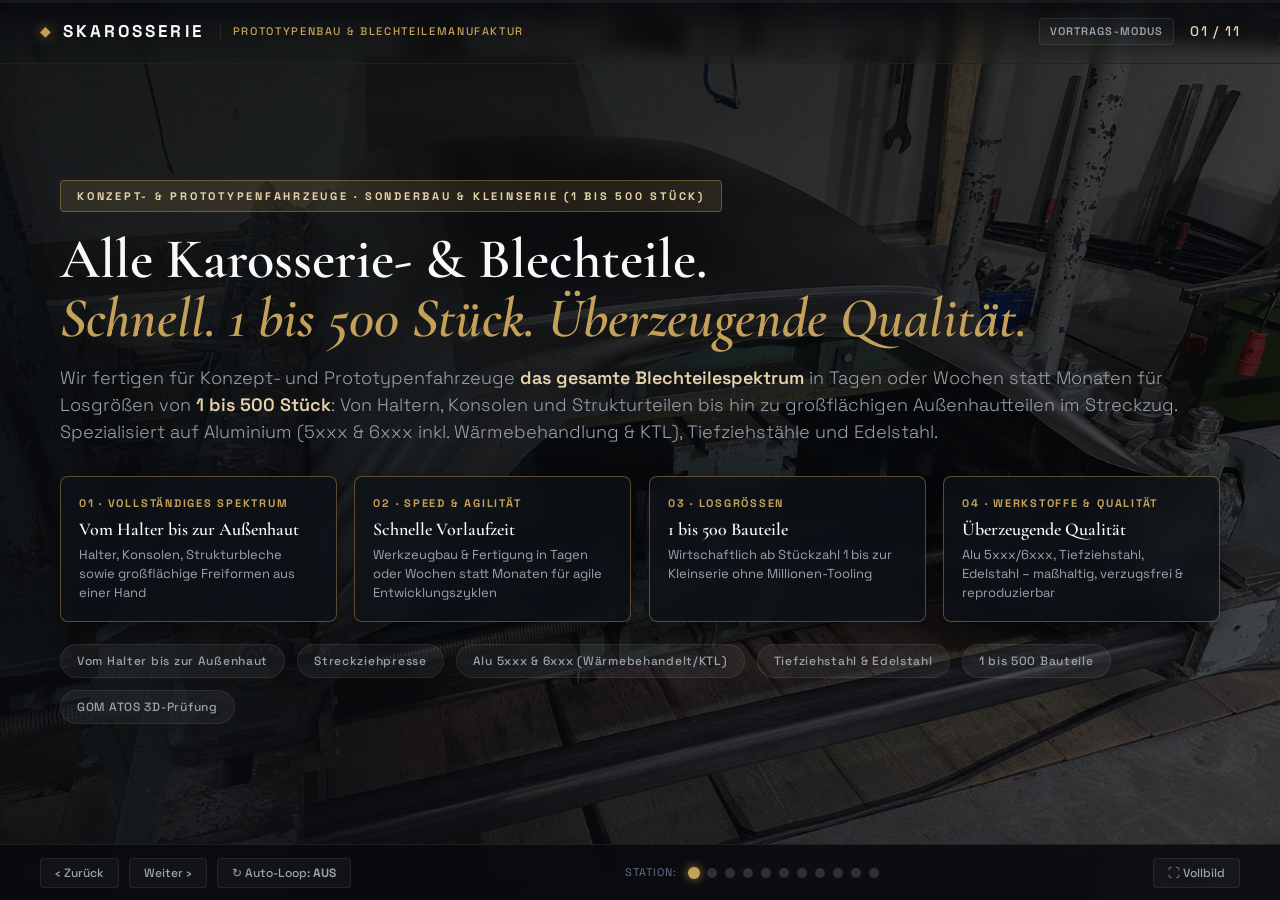
<file: index.html>
<!DOCTYPE html>
<html lang="de">
<head>
  <meta charset="UTF-8">
  <meta name="viewport" content="width=device-width, initial-scale=1.0">
  <title>SKAROSSERIE · High-End Blechtechnologie · Prototypen bis Kleinstserie</title>
  <meta name="description" content="Industrieller Prototypenbau, Streckziehen, GOM 3D-Messtechnik, 5-Achs-CNC-Werkzeugbau und KUKA-Laserschweißen für OEMs, Supersportwagen und Kleinserien.">
  <link rel="preconnect" href="https://fonts.googleapis.com">
  <link rel="preconnect" href="https://fonts.gstatic.com" crossorigin>
  <link href="https://fonts.googleapis.com/css2?family=Cormorant+Garamond:ital,wght@0,400;0,600;0,700;1,400&family=Space+Grotesk:wght@300;400;500;600;700&display=swap" rel="stylesheet">
  <link rel="stylesheet" href="./style.css">
</head>
<body>
  <div id="deck" class="deck-container">
    <!-- Progress Indicator (Auto-Loop) -->
    <div class="progress-bar-container">
      <div id="loopProgress" class="progress-bar"></div>
    </div>

    <!-- Header Brand Bar -->
    <header class="brand-header">
      <div class="brand-logo">
        <span class="logo-mark">◆</span>
        <span class="logo-text">SKAROSSERIE</span>
        <span class="logo-sub">PROTOTYPENBAU & BLECHTEILEMANUFAKTUR</span>
      </div>
      <div class="header-status">
        <span id="modeBadge" class="mode-badge manual">Vortrags-Modus</span>
        <span class="slide-indicator" id="slideIndicator">01 / 11</span>
      </div>
    </header>

    <!-- SLIDES WRAPPER -->
    <main class="slides-wrapper">

      <!-- SLIDE 1: Hero & Entree -->
      <section class="slide active" data-slide="1" data-title="Entrée & Vision" data-duration="12">
        <div class="slide-bg" style="background-image: url('./streckziehen__04_grossbauteil_dachhaut_streckziehpresse.jpeg');"></div>
        <div class="slide-overlay gradient-dark"></div>
        <div class="slide-content content-hero">
          <div class="hero-badge">KONZEPT- & PROTOTYPENFAHRZEUGE · SONDERBAU & KLEINSERIE (1 BIS 500 STÜCK)</div>
          <h1 class="hero-title">Alle Karosserie- & Blechteile.<br><em>Schnell. 1 bis 500 Stück. Überzeugende Qualität.</em></h1>
          <p class="hero-lead">Wir fertigen für Konzept- und Prototypenfahrzeuge <strong>das gesamte Blechteilespektrum</strong> in Tagen oder Wochen statt Monaten für Losgrößen von <strong>1 bis 500 Stück</strong>: Von Haltern, Konsolen und Strukturteilen bis hin zu großflächigen Außenhautteilen im Streckzug. Spezialisiert auf Aluminium (5xxx & 6xxx inkl. Wärmebehandlung & KTL), Tiefziehstähle und Edelstahl.</p>
          <div class="hero-usp-grid">
            <div class="hero-usp-item">
              <span class="hero-usp-num">01 · VOLLSTÄNDIGES SPEKTRUM</span>
              <div class="hero-usp-title">Vom Halter bis zur Außenhaut</div>
              <div class="hero-usp-desc">Halter, Konsolen, Strukturbleche sowie großflächige Freiformen aus einer Hand</div>
            </div>
            <div class="hero-usp-item">
              <span class="hero-usp-num">02 · SPEED & AGILITÄT</span>
              <div class="hero-usp-title">Schnelle Vorlaufzeit</div>
              <div class="hero-usp-desc">Werkzeugbau & Fertigung in Tagen oder Wochen statt Monaten für agile Entwicklungszyklen</div>
            </div>
            <div class="hero-usp-item">
              <span class="hero-usp-num">03 · LOSGRÖSSEN</span>
              <div class="hero-usp-title">1 bis 500 Bauteile</div>
              <div class="hero-usp-desc">Wirtschaftlich ab Stückzahl 1 bis zur Kleinserie ohne Millionen-Tooling</div>
            </div>
            <div class="hero-usp-item">
              <span class="hero-usp-num">04 · WERKSTOFFE & QUALITÄT</span>
              <div class="hero-usp-title">Überzeugende Qualität</div>
              <div class="hero-usp-desc">Alu 5xxx/6xxx, Tiefziehstahl, Edelstahl – maßhaltig, verzugsfrei & reproduzierbar</div>
            </div>
          </div>
          <div class="hero-footer-tags">
            <span class="tag">Vom Halter bis zur Außenhaut</span>
            <span class="tag">Streckziehpresse</span>
            <span class="tag">Alu 5xxx & 6xxx (Wärmebehandelt/KTL)</span>
            <span class="tag">Tiefziehstahl & Edelstahl</span>
            <span class="tag">1 bis 500 Bauteile</span>
            <span class="tag">GOM ATOS 3D-Prüfung</span>
          </div>
        </div>
      </section>

      <!-- SLIDE 2: Das OEM-Dilemma & Die Lösung (Fokus auf Werkzeuge im Vordergrund) -->
      <section class="slide" data-slide="2" data-title="Markt & Dilemma" data-duration="14">
        <div class="slide-content content-grid-2">
          <div class="text-column">
            <div class="section-tag">LEISTUNGSVERSPRECHEN AN OEM-ENTWICKLER</div>
            <h2 class="slide-title">Alle Blechteile in schneller Zeit.<br><em>Die Lücke zwischen Serienwerkzeug & Manufaktur.</em></h2>
            <p class="slide-text">
              Für Konzept- und Prototypenfahrzeuge sowie exklusive Kleinserien (1 bis 500 Einheiten) sind stahlgefräste Großserienwerkzeuge wirtschaftlich untragbar und blockieren agile Entwicklungszyklen. Reine Handfertigung wiederum stößt bei OEM-Toleranzen, Beulsteifigkeit und Wiederholgenauigkeit schnell an Grenzen.
            </p>
            <div class="quote-card">
              <span class="quote-icon">“</span>
              <p>Unsere Antwort: Schneller 5-Achs-Werkzeugbau und spezialisierte Umformtechnologien für das gesamte Blechteilespektrum – vom kleinsten Halter bis zum komplexen Karosseriebauteil in Losgrößen von 1 bis 500 Stück.</p>
            </div>
            <div class="meta-bullets">
              <div class="bullet-item">
                <span class="bullet-num">01</span>
                <span><strong>Vom Halter bis zum Großbauteil:</strong> Breites Fertigungsspektrum für alle Karosserie-, Struktur- und Anbauteile aus einer Hand.</span>
              </div>
              <div class="bullet-item">
                <span class="bullet-num">02</span>
                <span><strong>Schnelle Bereitstellung (Tage bis Wochen):</strong> Formstabile Ureol- und Verbundwerkzeuge direkt aus CAD gefräst – kein monatelanges Warten auf Gusswerkzeuge.</span>
              </div>
              <div class="bullet-item">
                <span class="bullet-num">03</span>
                <span><strong>Wirtschaftlich ab Losgröße 1:</strong> 1 bis 500 Bauteile in seriennahen Toleranzen und geprüfter Qualität ohne millionenschwere Tooling-Kosten.</span>
              </div>
            </div>
          </div>
          <div class="visual-column">
            <div class="image-frame glow-gold">
              <img src="./sonderbau__01_cnc_biegebacken_fertigung_frontgrill.jpeg" alt="Massive CNC-Formwerkzeuge und Biegebacken für Sonderbauten">
              <span class="frame-tag gold">CNC-FORM- & BIEGEWERKZEUGE · SONDERBAU FRONTGRILL</span>
            </div>
          </div>
        </div>
      </section>

      <!-- SLIDE 3: Die Kern-USP · Die Streckziehpresse (Fokus Außenhaut) -->
      <section class="slide" data-slide="3" data-title="Streckziehpresse" data-duration="15">
        <div class="slide-content content-split-visual">
          <div class="text-column">
            <div class="section-tag">DAS ALLEINSTELLUNGSMERKMAL · FOKUS AUSSENHAUT</div>
            <h2 class="slide-title">Fokus Außenhaut: Großbauteile im Streckzug.<br><em>Die Königsklasse: Dach, Haube, Seitenwand, Klappen.</em></h2>
            <p class="slide-text">
              Während Halter, Konsolen und Strukturteile flexibel über CNC-Formwerkzeuge und handgeführte Vorrichtungen entstehen, ist die Außenhaut das zentrale Nadelöhr im Prototypenbau: Große, doppelt gekrümmte Sichtflächen erfordern perfekte Reflexionslinien ohne Beulen. Konventionelle Tiefziehwerkzeuge sind bei 1 bis 500 Stück unbezahlbar. Unsere hydraulische Streckziehpresse löst dieses Dilemma mit einem einzigen Positivwerkzeug.
            </p>
            <div class="meta-bullets">
              <div class="bullet-item">
                <span class="bullet-num">01</span>
                <span><strong>Fokus Großflächen-Außenhaut:</strong> Ausgelegt für vollständige Fahrzeugdächer, Fronthauben, Heckklappen, Türen und Kotflügel in serienidentischer Optik.</span>
              </div>
              <div class="bullet-item">
                <span class="bullet-num">02</span>
                <span><strong>Nur ein Positivwerkzeug:</strong> Großflächige Außenhautteile ohne teures Ober-/Untergesenk – unübertroffene Wirtschaftlichkeit ab Stückzahl 1 bis 500.</span>
              </div>
              <div class="bullet-item">
                <span class="bullet-num">03</span>
                <span><strong>Biaxiale Zugspannung:</strong> Gleichmäßige Reckung des Blechgefüges für homogene Formtreue und makellose Sichtflächen ohne Einfallstellen.</span>
              </div>
            </div>
          </div>
          <div class="visual-column">
            <div class="image-frame glow-gold">
              <img src="./streckziehen__04_grossbauteil_dachhaut_streckziehpresse.jpeg" alt="Großbauteil Dachhaut auf Streckziehpresse im Ziehprozess">
              <div class="frame-tag gold">GROSSBAUTEIL · DACHHAUT AUF STRECKZIEHPRESSE</div>
            </div>
          </div>
        </div>
      </section>

      <!-- SLIDE 4: Physik der Perfektion · Gezielt verfestigt & Werkstoffkompetenz -->
      <section class="slide" data-slide="4" data-title="Kaltverfestigung & Werkstoffe" data-duration="16">
        <div class="slide-content content-split-visual">
          <div class="text-column">
            <div class="section-tag">DIE PHYSIK DER PERFEKTION · WERKSTOFFKOMPETENZ</div>
            <h2 class="slide-title">Beulsteif. Formstabil.<br><em>Gezielt verfestigt & OEM-Materialkompetenz.</em></h2>
            <p class="slide-text">
              Beim konventionellen Tiefziehen verfestigt sich das Blech fast nur an stark umgeformten Radien – große Freiformflächen bleiben weich und neigen zum gefürchteten "Ploppen" oder zu Dellen bei Montage und Belastung. Durch das Streckziehen erfährt das gesamte Blechgefüge eine homogene, gezielte Kaltverfestigung über die volle Fläche.
            </p>
            <div class="benefit-box">
              <div class="benefit-title">Der Qualitätsvorteil für Prototypen, Showcars & Kleinserien</div>
              <p>Überragende Beulsicherheit gegen Dellen und Verzug bei Montage, Erprobung oder Transport. Thermisches Ploppen bei Sonneneinstrahlung wird eliminiert – für makellose, spiegelnde Reflexionslinien ohne Spachtelbedarf.</p>
            </div>
            <div class="kpi-row">
              <div class="kpi-item">
                <span class="kpi-number">100 %</span>
                <span class="kpi-label">Fläche verfestigt</span>
              </div>
              <div class="kpi-item">
                <span class="kpi-number">+ 35 %</span>
                <span class="kpi-label">Höhere Beulsteifigkeit</span>
              </div>
              <div class="kpi-item">
                <span class="kpi-number">1–500 St.</span>
                <span class="kpi-label">Wirtschaftsoptimum</span>
              </div>
            </div>
            <div class="meta-bullets" style="margin-top: 14px;">
              <div class="bullet-item">
                <span class="bullet-num">01</span>
                <span><strong>Aluminium-Außenhaut:</strong> EN AW-5xxx & 6xxx inkl. Wärmebehandlung / Warmauslagerung für definierte Festigkeit und KTL-Beschichtungsfähigkeit.</span>
              </div>
              <div class="bullet-item">
                <span class="bullet-num">02</span>
                <span><strong>Stahl & Edelstahl:</strong> Sichere Umformung anspruchsvoller Tiefziehgüten sowie Edelstahlbleche für höchste Struktur- und Designanforderungen.</span>
              </div>
            </div>
          </div>
          <div class="visual-column">
            <div class="trio-visual-stack">
              <div class="trio-top-row">
                <div class="image-frame-stacked glow-border">
                  <img src="./streckziehen__01_tuerhaut_auf_streckziehpresse.jpeg" alt="Türhaut auf Streckziehpresse unter Zugspannung">
                  <span class="frame-tag">BIAXIALER STRECKZUG</span>
                </div>
                <div class="image-frame-stacked glow-border">
                  <img src="./streckziehen__02_streckziehpresse_spannbacken_tuerhaut.jpeg" alt="Hydraulische Spannbacken an der Türhaut">
                  <span class="frame-tag">HYDRAULISCHE SPANNBACKEN</span>
                </div>
              </div>
              <div class="trio-bottom-row">
                <img src="./streckziehen__03_tuerhaut_finish_class_a_flaeche.jpeg" alt="Türhaut Finish Class A Fläche makellos">
                <span class="frame-tag gold">MAKELLOSES CLASS-A FLÄCHENFINISH</span>
              </div>
            </div>
          </div>
        </div>
      </section>

      <!-- SLIDE 5: Case Study · G-Klasse Gegenläufige Türen (Blechteile-Kleinserie) -->
      <section class="slide" data-slide="5" data-title="Case Study G-Klasse Türen" data-duration="16">
        <div class="slide-content content-split-visual">
          <div class="text-column">
            <div class="section-tag">REFERENZPROJEKT · BLECHTEILE-KLEINSTSERIE</div>
            <h2 class="slide-title">Gegenläufige Türen in Kleinstserie.<br><em>Umgebauter Türeinstieg & Fondtüren für Premiumkunden.</em></h2>
            <p class="slide-text">
              Als anspruchsvolle Referenz für die Fertigung komplexer Karosserie-Baugruppen fertigten wir für einen exklusiven Premiumkunden den vollständigen umgebauten Türeinstieg sowie die hinteren Fondtüren als einbaufertige Blechteile. Hier greift die gesamte Prozesskette ineinander: Von der streckgezogenen Außenhaut bis zu den maßhaltig gefügten Strukturblechen.
            </p>
            <div class="meta-bullets">
              <div class="bullet-item">
                <span class="bullet-num">01</span>
                <span><strong>Umgebauter Türeinstieg:</strong> Maßhaltig gefertigte Einstiegs- und Säulenstrukturbleche zur spielfreien Aufnahme der gegenläufigen Scharnierkinematik.</span>
              </div>
              <div class="bullet-item">
                <span class="bullet-num">02</span>
                <span><strong>Hintere Fondtüren (Blechteile):</strong> Streckgezogene Außenhaut mit homogener Kaltverfestigung, exakt gefügt mit dem modifizierten Innenrohbau.</span>
              </div>
              <div class="bullet-item">
                <span class="bullet-num">03</span>
                <span><strong>Kleinstserie in Perfektion:</strong> Wiederholgenaue Passform, saugende Spaltmaße und verzugsfreie Flächenmontage ab Losgröße 1.</span>
              </div>
            </div>
            <div class="live-doors-callout" style="margin-top: 16px;">
              <p><strong>In unserer Manufaktur zu besichtigen:</strong> Die Werkzeugformen für die Türen und der passende Einstiegs-Säulenumbau stehen direkt vor Ort in Bretzfeld zur Begutachtung bereit.</p>
            </div>
          </div>
          <div class="visual-column">
            <div class="video-container glow-gold video-click-to-play" id="slideCoachDoorsWrap" title="Klicken, um das Einsatzvideo abzuspielen">
              <div class="video-poster">
                <img src="./g_klasse_hofele_suicide_doors.png" alt="G-Klasse mit gegenläufigen Türen (Coach Doors) - Detailansicht">
                <div class="poster-play-overlay">
                  <div class="pulse-play-btn">
                    <span class="triangle-play">▶</span>
                  </div>
                  <span class="poster-callout-text">Klicken zum Abspielen des Einsatzvideos</span>
                </div>
                <span class="frame-tag gold">KLEINSERIE · REVERSE COACH DOORS</span>
              </div>
              <div class="video-embed-holder">
                <iframe data-src="https://www.youtube.com/embed/y4Fs3-2sPgw?autoplay=1&rel=0&enablejsapi=1" src="" title="G-Klasse Türen Fertigung und Einsatz" frameborder="0" allow="accelerometer; autoplay; clipboard-write; encrypted-media; gyroscope; picture-in-picture" allowfullscreen style="width: 100%; height: 100%; border-radius: 8px;"></iframe>
              </div>
            </div>
          </div>
        </div>
      </section>

      <!-- SLIDE 6: Schritt 2 · Formenbau & 5-Achs-CNC-Werkzeuge -->
      <section class="slide" data-slide="6" data-title="CNC-Werkzeugbau" data-duration="15">
        <div class="slide-content content-split-visual">
          <div class="text-column">
            <div class="section-tag">AGILER WERKZEUGBAU (1 BIS 500 STÜCK)</div>
            <h2 class="slide-title">Werkzeugbereitstellung<br><em>in Tagen oder Wochen statt Monaten.</em></h2>
            <p class="slide-text">
              Keine monatelangen Wartezeiten auf schwere Guss- oder Stahlformen: Direkt aus den OEM-CAD-Flächen konstruieren und fräsen wir formstabile Ureol- und Verbundwerkzeugsätze auf modernen 5-Achs-Simultanfräszentren.
            </p>
            <div class="feature-pills">
              <span class="pill">5-Achs-Simultanfräsen</span>
              <span class="pill">Formstabile Ureol-Werkzeuge</span>
              <span class="pill">Schnelle Design-Iterationen</span>
            </div>
            <div class="mini-gallery-row">
              <div class="mini-thumb">
                <img src="./prozesskette__02_cnc_fraesen_ureol_klopfklotz_fertig.jpeg" alt="CNC gefrästes Ureol-Ziehwerkzeug">
                <span>Ureol-Ziehwerkzeug Innenkontur</span>
              </div>
              <div class="mini-thumb">
                <img src="./prozesskette__03_ureol_formwerkzeug_heck_radlauf.jpeg" alt="Ureol Formwerkzeug Heck Radlauf">
                <span>Formwerkzeug Radlauf</span>
              </div>
            </div>
            <div class="meta-bullets" style="margin-top: 18px;">
              <div class="bullet-item">
                <span class="bullet-num">01</span>
                <span><strong>Maximale Agilität:</strong> Geometrieänderungen während der Prototypenphase fließen auf kurzem Dienstweg direkt und flexibel in die Werkzeuganpassung ein.</span>
              </div>
            </div>
          </div>
          <div class="visual-column">
            <div class="video-container glow-border">
              <video id="cncVideo" loop muted playsinline preload="auto">
                <source src="./prozesskette__02_cnc_fraesen_ureol_werkzeug_video.mp4" type="video/mp4">
                Ihr Browser unterstützt kein HTML5-Video.
              </video>
              <div class="video-overlay-ctrl">
                <button class="btn-video-toggle" id="btnCncVideo">▶ Video abspielen</button>
                <span class="video-badge">LIVE-CLIP · 5-ACHS WERKZEUGFRÄSEN</span>
              </div>
            </div>
          </div>
        </div>
      </section>

      <!-- SLIDE 7: Digitaler OEM-Workflow & Industrielle 3D-Messtechnik -->
      <section class="slide" data-slide="7" data-title="OEM-Workflow & Messtechnik" data-duration="14">
        <div class="slide-content content-split-visual">
          <div class="text-column">
            <div class="section-tag">DIGITALE PROZESSKETTE & QUALITÄTSSICHERUNG</div>
            <h2 class="slide-title">Vom OEM-CAD zum geprüften Bauteil.<br><em>Nahtloser Workflow nach Industriestandards.</em></h2>
            <p class="slide-text">
              Konstruiert, simuliert und ausgelegt wird unmittelbar nach Ihren OEM-Datensätzen (Catia, Siemens NX, STEP). Im klimatisierten Messlabor verifizieren wir jedes Bauteil mit optischer 3D-Blaulicht-Messtechnik (GOM ATOS Triple Scan) präzise gegen den aktuellen CAD-Datenstand – inklusive normgerechtem VDA-Prüfbericht.
            </p>
            <div class="specs-grid">
              <div class="spec-box">
                <span class="spec-val">&lt; 0.02 mm</span>
                <span class="spec-lbl">Messgenauigkeit (VDI/VDE)</span>
              </div>
              <div class="spec-box">
                <span class="spec-val">Catia / NX</span>
                <span class="spec-lbl">Native CAD-Basis</span>
              </div>
              <div class="spec-box">
                <span class="spec-val">VDA / OEM</span>
                <span class="spec-lbl">Prüfbericht & Falschfarben</span>
              </div>
            </div>
            <div class="meta-bullets">
              <div class="bullet-item">
                <span class="bullet-num">01</span>
                <span><strong>Prozessauslegung & Simulation:</strong> Direkte Ableitung der Werkzeug-Wirkflächen und Umformfolgen aus Ihren freigegebenen OEM-CAD-Modellen.</span>
              </div>
              <div class="bullet-item">
                <span class="bullet-num">02</span>
                <span><strong>Optischer 3D-Soll/Ist-Vergleich:</strong> Stationäre Messung im Labor oder mobile Erfassung am Prototypenfahrzeug zur schnellen Serienfreigabe.</span>
              </div>
            </div>
            <p class="slide-footnote">Im Bild oben: GOM ATOS Triple Scan Sensor im Messlabor. Unten: Mobile Fotogrammetrie am Gesamtfahrzeug.</p>
          </div>
          <div class="visual-column stacked-visuals">
            <div class="image-frame-stacked glow-gold">
              <img src="./messtechnik__01_gom_atos_optischer_3d_scanner_messlabor.jpeg" alt="GOM ATOS Triple Scan 3D-Scanner im Messlabor">
              <div class="frame-tag gold">MESSLABOR · GOM ATOS TRIPLE SCAN SENSOR</div>
            </div>
            <div class="image-frame-stacked glow-border">
              <img src="./prozesskette__01_3d_scan_g_klasse_tuer_fotogrammetrie.jpeg" alt="Optischer 3D-Scan Karosseriestruktur">
              <div class="frame-tag">MOBILE FOTOGRAMMETRIE · STRUKTURERFASSUNG</div>
            </div>
          </div>
        </div>
      </section>

      <!-- SLIDE 8: Feasibility & Geometrie-Digitalisierung (Design & Modellbau) -->
      <section class="slide" data-slide="8" data-title="Design & Reverse Engineering" data-duration="15">
        <div class="slide-content content-full">
          <div class="section-header-centered">
            <div class="section-tag">FEASIBILITY & REVERSE ENGINEERING · WENN KEINE CAD-DATEN VORLIEGEN</div>
            <h2 class="slide-title">Vom Clay-Designmodell oder Muster<br><em>zum Digitalen Zwilling und zum neuen Teil.</em></h2>
            <p class="slide-lead">Falls im frühen Konzeptstadium noch keine vollständigen CAD-Flächen vorliegen: Lückenlose Rekonstruktion geometrischer Datensätze direkt von 1:1 Clay-Modellen, Bauraummustern oder Erprobungsteilen.</p>
          </div>
          <div class="grid-3-cards">
            <div class="craft-card">
              <div class="craft-img">
                <span class="craft-badge">STUFE 01 · ERFASSUNG</span>
                <img src="./engineering__01_schadteil_messmarken_referenzpunkte.jpeg" alt="Modell mit optischen Messmarken und Referenzpunkten">
              </div>
              <div class="craft-body">
                <h3>Referenzpunktierung</h3>
                <p>Optische Marken auf Design-, Clay- oder Erprobungsmodellen sichern die hochgenaue 360°-Geometrieerfassung selbst an komplexen Kanten.</p>
              </div>
            </div>
            <div class="craft-card">
              <div class="craft-img">
                <span class="craft-badge">STUFE 02 · JUSTAGE</span>
                <img src="./engineering__02_musterbauteil_gefuegt_fuer_scan.jpeg" alt="Gefügtes Musterbauteil für optische Vermessung">
              </div>
              <div class="craft-body">
                <h3>Spielfreie Ausrichtung</h3>
                <p>Präzises Ausrichten und Fixieren des modellierten Teils oder Musters zur maßhaltigen Erfassung aller Schnittstellen und Bemaßungen.</p>
              </div>
            </div>
            <div class="craft-card">
              <div class="craft-img">
                <span class="craft-badge">STUFE 03 · DIGITALER ZWILLING</span>
                <img src="./engineering__03_cad_rekonstruktion_zeiss_gom_software.jpeg" alt="Flächenrückführung in ZEISS GOM Software">
              </div>
              <div class="craft-body">
                <h3>ZEISS GOM Digitaler Zwilling</h3>
                <p>Rückführung der Punktwolke in einen sauberen digitalen Zwilling (CAD-Datensatz) – die direkte Basis für Werkzeugbau und das neue Bauteil.</p>
              </div>
            </div>
          </div>
        </div>
      </section>

      <!-- SLIDE 9: Strukturteil-Prozesskette (Vom CNC-Ziehwerkzeug zum Fertigteil) -->
      <section class="slide" data-slide="9" data-title="Prozesskette Strukturteil" data-duration="16">
        <div class="slide-content content-full">
          <div class="section-header-centered">
            <div class="section-tag">PROTOTYPEN- & STRUKTURTEIL-FERTIGUNG</div>
            <h2 class="slide-title">Vom CNC-Ziehwerkzeug<br><em>zum maßhaltigen Strukturbauteil.</em></h2>
            <p class="slide-lead">Lückenlose Entstehung anspruchsvoller Schweller- und Struktursegmente: Ureol-Ziehwerkzeug, Einformen und finale Kontur.</p>
          </div>
          <div class="grid-3-cards">
            <div class="craft-card">
              <div class="craft-img">
                <span class="craft-badge">STUFE 01 · WERKZEUG</span>
                <img src="./prozesskette__02_cnc_fraesen_ureol_klopfklotz_fertig.jpeg" alt="5-Achs CNC-gefrästes Ureol Ziehwerkzeug für Schwellerträger">
              </div>
              <div class="craft-body">
                <h3>5-Achs CNC-Ziehwerkzeug</h3>
                <p>Präzisionsgefräster Ureol-Formklotz mit 100% CAD-Flächentreue sowie gefrästen Sicken- und Referenzbohrungen.</p>
              </div>
            </div>
            <div class="craft-card">
              <div class="craft-img">
                <span class="craft-badge">STUFE 02 · ANPASSEN & UMFORMEN</span>
                <img src="./handformung__05_schwellertraeger_anpassen_schraubzwingen.jpeg" alt="Schwellerträger anpassen mit Schraubzwingen und Formhämmern">
              </div>
              <div class="craft-body">
                <h3>Handgeführtes Umformen</h3>
                <p>Gezieltes Einformen, Abkanten und Anpassen der Kantenradien unter präziser Schraubzwingen-Fixierung auf dem Ziehwerkzeug.</p>
              </div>
            </div>
            <div class="craft-card">
              <div class="craft-img">
                <span class="craft-badge">STUFE 03 · FERTIGTEIL</span>
                <img src="./handformung__06_schwellertraeger_blechteil_konturiert_fertig.jpeg" alt="Fertig konturiertes Schwellerträger Blechteil saugend auf Werkzeug">
              </div>
              <div class="craft-body">
                <h3>Konturiertes Strukturteil</h3>
                <p>Laserbeschnittenes, maßhaltiges Strukturbauteil mit saugender Passung auf dem Prüf- und Ziehwerkzeug.</p>
              </div>
            </div>
          </div>
        </div>
      </section>

      <!-- SLIDE 10: Komplexe Karosserieteile in Kleinserie -->
      <section class="slide" data-slide="10" data-title="Karosserieteile Kleinserie" data-duration="15">
        <div class="slide-content content-full">
          <div class="section-header-centered">
            <div class="section-tag">AUSSENHAUT- & SEGMENTFERTIGUNG</div>
            <h2 class="slide-title">Komplexe Karosserieteile<br><em>in Kleinserie.</em></h2>
            <p class="slide-lead">Formwerkzeuge, Bördelkanten und millimetergenaue Prüfung auf Einbauvorrichtungen.</p>
          </div>
          <div class="grid-3-cards">
            <div class="craft-card">
              <div class="craft-img">
                <span class="craft-badge">SPANNTISCH-WERKZEUG</span>
                <img src="./prototypenbau__01_werkzeug_handformung_radlauf_aufspanntisch.jpeg" alt="Ureol-Formwerkzeug Radlauf mit Handformwerkzeugen auf Schweißtisch">
              </div>
              <div class="craft-body">
                <h3>Ureol-Formwerkzeug Radlauf</h3>
                <p>Aufgespannt auf dem Präzisions-Lochtisch, umgeben von maßgefertigten Treibhämmern, Formhölzern und Spannstempeln zur Einarbeitung exakter Bördelkanten.</p>
              </div>
            </div>
            <div class="craft-card">
              <div class="craft-img">
                <span class="craft-badge">FORM- & FIXIERVORRICHTUNG</span>
                <img src="./prototypenbau__02_ureol_spannwerkzeug_blechformung_totale.jpeg" alt="Formwerkzeuge fixieren das Blechteil aus der Ziehstufe">
              </div>
              <div class="craft-body">
                <h3>Fixierung Folgeoperationen</h3>
                <p>Formwerkzeuge fixieren das Blechteil aus der Ziehstufe für die präzise manuelle Bearbeitung der Folgeoperationen.</p>
              </div>
            </div>
            <div class="craft-card">
              <div class="craft-img">
                <span class="craft-badge">FINISHVORRICHTUNG</span>
                <img src="./prototypenbau__03_seitenwand_kleinserie_pruefvorrichtung.jpeg" alt="Vollständig ausgeformter Kotflügel auf Finishvorrichtung">
              </div>
              <div class="craft-body">
                <h3>Ausgeformter Kotflügel</h3>
                <p>Vollständig ausgeformter Kotflügel auf der Finishvorrichtung – einbaufertig für den direkten Rohbau-Einsatz.</p>
              </div>
            </div>
          </div>
        </div>
      </section>

      <!-- SLIDE 11: Kontakt & Manufaktur-Dialog -->
      <section class="slide" data-slide="11" data-title="Kontakt & Manufaktur" data-duration="15">
        <div class="slide-content content-split-visual">
          <div class="text-column">
            <div class="section-tag">PERSÖNLICHER DIALOG & ANSPRECHPARTNER</div>
            <h2 class="slide-title">Ihr Partner für Prototypen<br><em>und Sonderbauten.</em></h2>
            <p class="slide-text">
              Lassen Sie uns gemeinsam über Machbarkeiten, Bauraumkonzepte und Kleinserien-Realisierungen sprechen. Wir beraten Sie von Ingenieur zu Karosseriebaumeister – direkt bei uns vor Ort oder im digitalen Austausch.
            </p>
            <div class="contact-info-list">
              <div class="contact-info-item">
                <span class="contact-icon">📍</span>
                <div>
                  <div class="contact-detail-title">Adresse</div>
                  <div class="contact-detail-val">Mainhardter Str. 39, 74626 Bretzfeld, Deutschland</div>
                </div>
              </div>
              <div class="contact-info-item">
                <span class="contact-icon">✉️</span>
                <div>
                  <div class="contact-detail-title">E-Mail-Adresse</div>
                  <div class="contact-detail-val">
                    <a href="mailto:kontakt@skarosserie.de">kontakt@skarosserie.de</a> · 
                    <a href="mailto:schaeferkarosserie@gmail.com">schaeferkarosserie@gmail.com</a>
                  </div>
                </div>
              </div>
              <div class="contact-info-item">
                <span class="contact-icon">📞</span>
                <div>
                  <div class="contact-detail-title">Telefon / Mobil</div>
                  <div class="contact-detail-val">
                    <a href="tel:+491728807046">+49 172 8807046</a>
                  </div>
                </div>
              </div>
              <div class="contact-info-item">
                <span class="contact-icon">🌐</span>
                <div>
                  <div class="contact-detail-title">Web & Showroom</div>
                  <div class="contact-detail-val">
                    <a href="https://www.skarosserie.de" target="_blank" rel="noopener">www.skarosserie.de</a>
                  </div>
                </div>
              </div>
            </div>
            <div class="live-doors-callout">
              <p><strong>Besuchen Sie unsere Manufaktur:</strong> Begutachten Sie unsere Streckziehpresse, Ureol-Werkzeuge und realen Fertigungsbeispiele direkt vor Ort in Bretzfeld.</p>
            </div>
          </div>
          <div class="visual-column">
            <div class="image-frame glow-gold">
              <img src="./kontakt__01_marco_schaefer_manufaktur_dialog.jpeg" alt="Marco Schäfer im Fachgespräch an der Blechteile-Vorrichtung">
              <span class="frame-tag gold">MARCO SCHÄFER · INHABER & KAROSSERIEBAUMEISTER</span>
            </div>
          </div>
        </div>
      </section>

    </main>

    <!-- FOOTER CONTROLS -->
    <footer class="deck-controls">
      <div class="controls-left">
        <button id="btnPrev" class="ctrl-btn" title="Vorherige Folie (Pfeil links)">‹ Zurück</button>
        <button id="btnNext" class="ctrl-btn" title="Nächste Folie (Pfeil rechts / Space)">Weiter ›</button>
        <button id="btnLoopToggle" class="ctrl-btn loop-toggle" title="Auto-Loop umschalten (Taste A)">
          <span class="loop-icon">↻</span> Auto-Loop: <strong id="loopStatusText">AUS</strong>
        </button>
      </div>
      <div class="controls-center">
        <span class="quick-nav-label">Station:</span>
        <div class="dots-nav" id="dotsNav"></div>
      </div>
      <div class="controls-right">
        <button id="btnFullscreen" class="ctrl-btn" title="Vollbild (Taste F / F11)">⛶ Vollbild</button>
      </div>
    </footer>

    <!-- VIDEO MODAL (YOUTUBE / EXTERNAL) -->
    <div id="videoModal" class="video-modal">
      <div class="video-modal-backdrop" id="btnBackdropClose"></div>
      <div class="video-modal-dialog">
        <div class="video-modal-header">
          <span class="modal-title">FERTIGUNGS-DOKUMENTATION · G-KLASSE TÜREN</span>
          <button id="btnCloseModal" class="modal-close-btn">&times; Schließen (ESC)</button>
        </div>
        <div class="video-modal-body">
          <div class="iframe-responsive-wrap">
            <iframe id="ytIframe" src="" title="G-Klasse Türen Fertigung" frameborder="0" allow="accelerometer; autoplay; clipboard-write; encrypted-media; gyroscope; picture-in-picture" allowfullscreen></iframe>
          </div>
        </div>
      </div>
    </div>
  </div>

  <script src="./app.js"></script>
</body>
</html>
</file>
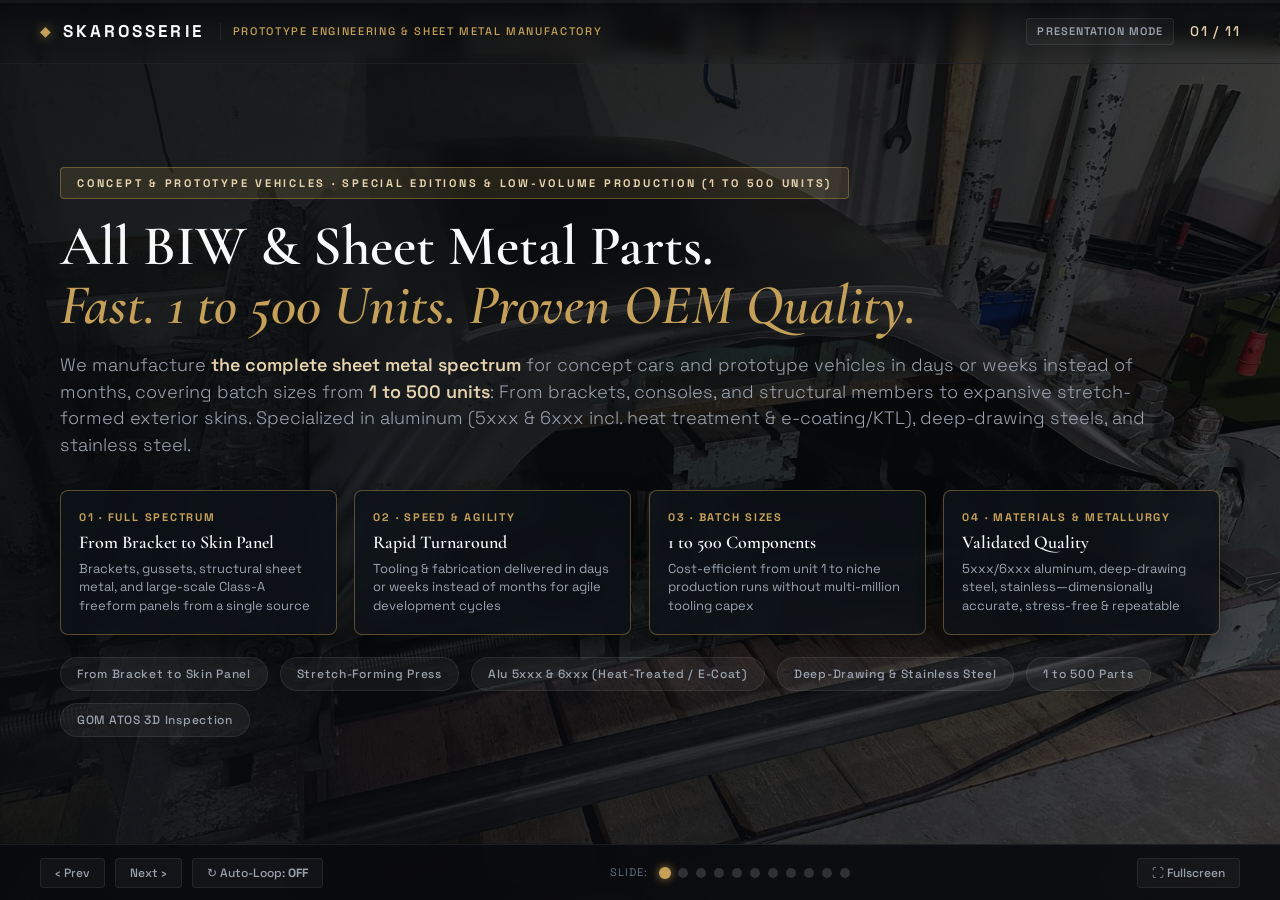
<file: index_en.html>
<!DOCTYPE html>
<html lang="en">
<head>
  <meta charset="UTF-8">
  <meta name="viewport" content="width=device-width, initial-scale=1.0">
  <title>SKAROSSERIE · High-End Sheet Metal Engineering · Prototypes to Niche Series</title>
  <meta name="description" content="Industrial prototype engineering, stretch forming, GOM 3D metrology, 5-axis CNC tooling, and KUKA robotic laser welding for OEMs, hypercars, and low-volume production.">
  <link rel="preconnect" href="https://fonts.googleapis.com">
  <link rel="preconnect" href="https://fonts.gstatic.com" crossorigin>
  <link href="https://fonts.googleapis.com/css2?family=Cormorant+Garamond:ital,wght@0,400;0,600;0,700;1,400&family=Space+Grotesk:wght@300;400;500;600;700&display=swap" rel="stylesheet">
  <link rel="stylesheet" href="./style.css">
</head>
<body>
  <div id="deck" class="deck-container">
    <!-- Progress Indicator (Auto-Loop) -->
    <div class="progress-bar-container">
      <div id="loopProgress" class="progress-bar"></div>
    </div>

    <!-- Header Brand Bar -->
    <header class="brand-header">
      <div class="brand-logo">
        <span class="logo-mark">◆</span>
        <span class="logo-text">SKAROSSERIE</span>
        <span class="logo-sub">PROTOTYPE ENGINEERING & SHEET METAL MANUFACTORY</span>
      </div>
      <div class="header-status">
        <span id="modeBadge" class="mode-badge manual">Presentation Mode</span>
        <span class="slide-indicator" id="slideIndicator">01 / 11</span>
      </div>
    </header>

    <!-- SLIDES WRAPPER -->
    <main class="slides-wrapper">

      <!-- SLIDE 1: Hero & Entree -->
      <section class="slide active" data-slide="1" data-title="Entrée & Vision" data-duration="12">
        <div class="slide-bg" style="background-image: url('./streckziehen__04_grossbauteil_dachhaut_streckziehpresse.jpeg');"></div>
        <div class="slide-overlay gradient-dark"></div>
        <div class="slide-content content-hero">
          <div class="hero-badge">CONCEPT & PROTOTYPE VEHICLES · SPECIAL EDITIONS & LOW-VOLUME PRODUCTION (1 TO 500 UNITS)</div>
          <h1 class="hero-title">All BIW & Sheet Metal Parts.<br><em>Fast. 1 to 500 Units. Proven OEM Quality.</em></h1>
          <p class="hero-lead">We manufacture <strong>the complete sheet metal spectrum</strong> for concept cars and prototype vehicles in days or weeks instead of months, covering batch sizes from <strong>1 to 500 units</strong>: From brackets, consoles, and structural members to expansive stretch-formed exterior skins. Specialized in aluminum (5xxx & 6xxx incl. heat treatment & e-coating/KTL), deep-drawing steels, and stainless steel.</p>
          <div class="hero-usp-grid">
            <div class="hero-usp-item">
              <span class="hero-usp-num">01 · FULL SPECTRUM</span>
              <div class="hero-usp-title">From Bracket to Skin Panel</div>
              <div class="hero-usp-desc">Brackets, gussets, structural sheet metal, and large-scale Class-A freeform panels from a single source</div>
            </div>
            <div class="hero-usp-item">
              <span class="hero-usp-num">02 · SPEED & AGILITY</span>
              <div class="hero-usp-title">Rapid Turnaround</div>
              <div class="hero-usp-desc">Tooling & fabrication delivered in days or weeks instead of months for agile development cycles</div>
            </div>
            <div class="hero-usp-item">
              <span class="hero-usp-num">03 · BATCH SIZES</span>
              <div class="hero-usp-title">1 to 500 Components</div>
              <div class="hero-usp-desc">Cost-efficient from unit 1 to niche production runs without multi-million tooling capex</div>
            </div>
            <div class="hero-usp-item">
              <span class="hero-usp-num">04 · MATERIALS & METALLURGY</span>
              <div class="hero-usp-title">Validated Quality</div>
              <div class="hero-usp-desc">5xxx/6xxx aluminum, deep-drawing steel, stainless—dimensionally accurate, stress-free & repeatable</div>
            </div>
          </div>
          <div class="hero-footer-tags">
            <span class="tag">From Bracket to Skin Panel</span>
            <span class="tag">Stretch-Forming Press</span>
            <span class="tag">Alu 5xxx & 6xxx (Heat-Treated / E-Coat)</span>
            <span class="tag">Deep-Drawing & Stainless Steel</span>
            <span class="tag">1 to 500 Parts</span>
            <span class="tag">GOM ATOS 3D Inspection</span>
          </div>
        </div>
      </section>

      <!-- SLIDE 2: The OEM Dilemma & Solution -->
      <section class="slide" data-slide="2" data-title="Market & Dilemma" data-duration="14">
        <div class="slide-content content-grid-2">
          <div class="text-column">
            <div class="section-tag">VALUE PROPOSITION FOR OEM ENGINEERS</div>
            <h2 class="slide-title">Complete Sheet Metal Parts on Fast Lead Times.<br><em>Bridging the Gap between Production Tooling & Manual Craft.</em></h2>
            <p class="slide-text">
              For concept cars, prototypes, and exclusive low-volume series (1 to 500 units), full-scale steel production dies are cost-prohibitive and stall agile development sprints. Conversely, manual coachbuilding quickly hits limits in OEM tolerances, dent resistance, and batch repeatability.
            </p>
            <div class="quote-card">
              <span class="quote-icon">“</span>
              <p>Our answer: Rapid 5-axis tooling and dedicated forming technologies for the entire sheet metal spectrum—from the smallest mounting bracket to complex structural assemblies in batch sizes from 1 to 500 units.</p>
            </div>
            <div class="meta-bullets">
              <div class="bullet-item">
                <span class="bullet-num">01</span>
                <span><strong>From Bracket to Body Panel:</strong> Comprehensive manufacturing capability for BIW structural, body, and chassis components from one source.</span>
              </div>
              <div class="bullet-item">
                <span class="bullet-num">02</span>
                <span><strong>Rapid Turnaround (Days to Weeks):</strong> Rigid Ureol and composite tooling milled directly from CAD—bypassing month-long foundry wait times.</span>
              </div>
              <div class="bullet-item">
                <span class="bullet-num">03</span>
                <span><strong>Cost-Effective from Batch Size 1:</strong> 1 to 500 parts with series-production tolerances and verified quality without capex-heavy tooling investments.</span>
              </div>
            </div>
          </div>
          <div class="visual-column">
            <div class="image-frame glow-gold">
              <img src="./sonderbau__01_cnc_biegebacken_fertigung_frontgrill.jpeg" alt="Massive CNC forming tooling and bending jaws for bespoke front grille">
              <span class="frame-tag gold">CNC FORMING & BENDING TOOLING · BESPOKE FRONT GRILLE</span>
            </div>
          </div>
        </div>
      </section>

      <!-- SLIDE 3: The Core USP · Stretch-Forming Press -->
      <section class="slide" data-slide="3" data-title="Stretch-Forming Press" data-duration="15">
        <div class="slide-content content-split-visual">
          <div class="text-column">
            <div class="section-tag">THE UNIQUE USP · FOCUS ON EXTERIOR SKINS</div>
            <h2 class="slide-title">Focus on Exterior Skins: Stretch-Formed Large Panels.<br><em>The Benchmark: Roofs, Bonnets, Quarter Panels, Closures.</em></h2>
            <p class="slide-text">
              While brackets, consoles, and structural stampings are flexibly produced via CNC forming tools and guided fixtures, exterior body skins are the critical bottleneck in prototype builds: Large, compound-curved visible surfaces demand uninterrupted reflection lines free of imperfections. Conventional matched stamping dies are cost-prohibitive for 1 to 500 units. Our hydraulic stretch-forming press solves this bottleneck using a single male punch.
            </p>
            <div class="meta-bullets">
              <div class="bullet-item">
                <span class="bullet-num">01</span>
                <span><strong>Large-Scale Skin Focus:</strong> Tailored for full vehicle roofs, bonnets, tailgates, door skins, and fenders with series-production appearance.</span>
              </div>
              <div class="bullet-item">
                <span class="bullet-num">02</span>
                <span><strong>Single Male Punch Tooling:</strong> Expansive outer panels produced without costly upper/lower matched dies—delivering unmatched economy for 1 to 500 units.</span>
              </div>
              <div class="bullet-item">
                <span class="bullet-num">03</span>
                <span><strong>Biaxial Tensile Stress:</strong> Uniform grain elongation across the panel ensures homogeneous contours and flawless Class-A surfaces without sink marks.</span>
              </div>
            </div>
          </div>
          <div class="visual-column">
            <div class="image-frame glow-gold">
              <img src="./streckziehen__04_grossbauteil_dachhaut_streckziehpresse.jpeg" alt="Large roof skin component on stretch-forming press during forming process">
              <div class="frame-tag gold">LARGE PANEL · ROOF SKIN ON STRETCH-FORMING PRESS</div>
            </div>
          </div>
        </div>
      </section>

      <!-- SLIDE 4: Physics of Perfection · Strain Hardening & Metallurgy -->
      <section class="slide" data-slide="4" data-title="Strain Hardening & Metallurgy" data-duration="16">
        <div class="slide-content content-split-visual">
          <div class="text-column">
            <div class="section-tag">THE PHYSICS OF PERFECTION · MATERIAL SCIENCE</div>
            <h2 class="slide-title">Dent-Resistant. Dimensionally Stable.<br><em>Targeted Strain Hardening & OEM Material Expertise.</em></h2>
            <p class="slide-text">
              In conventional deep drawing, sheet metal hardens predominantly along heavily drawn radii—leaving broad freeform panels soft and vulnerable to dreaded "oil-canning" or denting during assembly and testing. Through stretch forming, the entire metallic microstructure undergoes uniform, controlled strain hardening across 100% of the surface.
            </p>
            <div class="benefit-box">
              <div class="benefit-title">The Quality Edge for Prototypes, Show Cars & Low-Volume Series</div>
              <p>Outstanding resistance against denting and handling deformation during assembly, proving-ground testing, or transport. Thermal oil-canning under sun exposure is completely eliminated—yielding razor-sharp reflections without body filler.</p>
            </div>
            <div class="kpi-row">
              <div class="kpi-item">
                <span class="kpi-number">100 %</span>
                <span class="kpi-label">Surface Hardened</span>
              </div>
              <div class="kpi-item">
                <span class="kpi-number">+ 35 %</span>
                <span class="kpi-label">Higher Dent Resistance</span>
              </div>
              <div class="kpi-item">
                <span class="kpi-number">1–500 Units</span>
                <span class="kpi-label">Economic Sweet Spot</span>
              </div>
            </div>
            <div class="meta-bullets" style="margin-top: 14px;">
              <div class="bullet-item">
                <span class="bullet-num">01</span>
                <span><strong>Aluminum Skin Alloys:</strong> EN AW-5xxx & 6xxx series incl. solution heat treatment / artificial aging for targeted yield strength and full E-coat (KTL) compatibility.</span>
              </div>
              <div class="bullet-item">
                <span class="bullet-num">02</span>
                <span><strong>Deep-Drawing & Stainless Steels:</strong> Dependable forming of advanced deep-drawing steels and stainless grades for demanding structural and styling criteria.</span>
              </div>
            </div>
          </div>
          <div class="visual-column">
            <div class="trio-visual-stack">
              <div class="trio-top-row">
                <div class="image-frame-stacked glow-border">
                  <img src="./streckziehen__01_tuerhaut_auf_streckziehpresse.jpeg" alt="Door skin on stretch-forming press under tensile stress">
                  <span class="frame-tag">BIAXIAL TENSILE STRETCHING</span>
                </div>
                <div class="image-frame-stacked glow-border">
                  <img src="./streckziehen__02_streckziehpresse_spannbacken_tuerhaut.jpeg" alt="Hydraulic gripper jaws holding door skin">
                  <span class="frame-tag">HYDRAULIC GRIPPER JAWS</span>
                </div>
              </div>
              <div class="trio-bottom-row">
                <img src="./streckziehen__03_tuerhaut_finish_class_a_flaeche.jpeg" alt="Finished door skin with flawless Class-A surface">
                <span class="frame-tag gold">FLAWLESS CLASS-A SURFACE FINISH</span>
              </div>
            </div>
          </div>
        </div>
      </section>

      <!-- SLIDE 5: Case Study · G-Class Reverse Coach Doors -->
      <section class="slide" data-slide="5" data-title="Case Study G-Class Doors" data-duration="16">
        <div class="slide-content content-split-visual">
          <div class="text-column">
            <div class="section-tag">BENCHMARK PROJECT · LOW-VOLUME SHEET METAL SERIES</div>
            <h2 class="slide-title">Rear-Hinged Coach Doors in Niche Volume.<br><em>Re-Engineered Door Ingress & Rear Doors for Luxury OEMs.</em></h2>
            <p class="slide-text">
              As an exacting benchmark for complex BIW assemblies, we fabricated the entire re-engineered door aperture structure and rear coach doors as ready-to-install sheet metal assemblies for an exclusive luxury brand. Here, the complete process chain connects seamlessly: From stretch-formed outer skins to geometrically verified structural sub-assemblies.
            </p>
            <div class="meta-bullets">
              <div class="bullet-item">
                <span class="bullet-num">01</span>
                <span><strong>Re-Engineered Ingress Aperture:</strong> Dimensionally verified door-sill and B/C-pillar structural panels engineered to integrate reverse-hinge kinematics without play.</span>
              </div>
              <div class="bullet-item">
                <span class="bullet-num">02</span>
                <span><strong>Rear Coach Doors (Sheet Metal Assemblies):</strong> Stretch-formed outer skin with uniform strain hardening, joined with micron precision to the re-engineered inner door framing.</span>
              </div>
              <div class="bullet-item">
                <span class="bullet-num">03</span>
                <span><strong>Niche-Series Perfection:</strong> Repeatable fitment, razor-sharp flush shut lines, and distortion-free skin alignment starting from batch size 1.</span>
              </div>
            </div>
            <div class="live-doors-callout" style="margin-top: 16px;">
              <p><strong>Available for inspection at our manufactory:</strong> The tooling bucks for the door assemblies and structural pillar conversions are available for technical review on-site in Bretzfeld.</p>
            </div>
          </div>
          <div class="visual-column">
            <div class="video-container glow-gold video-click-to-play" id="slideCoachDoorsWrap" title="Click to play real-world video">
              <div class="video-poster">
                <img src="./g_klasse_hofele_suicide_doors.png" alt="G-Class with reverse coach doors - detailed view">
                <div class="poster-play-overlay">
                  <div class="pulse-play-btn">
                    <span class="triangle-play">▶</span>
                  </div>
                  <span class="poster-callout-text">Click to play real-world video</span>
                </div>
                <span class="frame-tag gold">LOW-VOLUME PRODUCTION · REVERSE COACH DOORS</span>
              </div>
              <div class="video-embed-holder">
                <iframe data-src="https://www.youtube.com/embed/y4Fs3-2sPgw?autoplay=1&rel=0&enablejsapi=1" src="" title="G-Class doors manufacturing and application" frameborder="0" allow="accelerometer; autoplay; clipboard-write; encrypted-media; gyroscope; picture-in-picture" allowfullscreen style="width: 100%; height: 100%; border-radius: 8px;"></iframe>
              </div>
            </div>
          </div>
        </div>
      </section>

      <!-- SLIDE 6: Step 2 · Agile Tooling & 5-Axis CNC -->
      <section class="slide" data-slide="6" data-title="CNC Rapid Tooling" data-duration="15">
        <div class="slide-content content-split-visual">
          <div class="text-column">
            <div class="section-tag">AGILE TOOLING (1 TO 500 UNITS)</div>
            <h2 class="slide-title">Tooling Turnaround<br><em>in Days or Weeks instead of Months.</em></h2>
            <p class="slide-text">
              Bypassing month-long lead times for heavy cast iron or forged steel dies: Directly from OEM CAD data, we engineer and machine rigid Ureol and composite tooling sets on state-of-the-art 5-axis simultaneous CNC centers.
            </p>
            <div class="feature-pills">
              <span class="pill">5-Axis Simultaneous Milling</span>
              <span class="pill">Rigid Ureol Tooling Bucks</span>
              <span class="pill">Rapid Design Iterations</span>
            </div>
            <div class="mini-gallery-row">
              <div class="mini-thumb">
                <img src="./prozesskette__02_cnc_fraesen_ureol_klopfklotz_fertig.jpeg" alt="CNC-milled Ureol forming die">
                <span>Ureol Forming Die Inner Profile</span>
              </div>
              <div class="mini-thumb">
                <img src="./prozesskette__03_ureol_formwerkzeug_heck_radlauf.jpeg" alt="Ureol forming buck for rear wheel arch">
                <span>Wheel Arch Forming Tool</span>
              </div>
            </div>
            <div class="meta-bullets" style="margin-top: 18px;">
              <div class="bullet-item">
                <span class="bullet-num">01</span>
                <span><strong>Maximum Agility:</strong> Geometric engineering changes (ECRs) during prototype development are integrated directly and swiftly into tooling adaptations.</span>
              </div>
            </div>
          </div>
          <div class="visual-column">
            <div class="video-container glow-border">
              <video id="cncVideo" loop muted playsinline preload="auto">
                <source src="./prozesskette__02_cnc_fraesen_ureol_werkzeug_video.mp4" type="video/mp4">
                Your browser does not support HTML5 video.
              </video>
              <div class="video-overlay-ctrl">
                <button class="btn-video-toggle" id="btnCncVideo">▶ Play Video</button>
                <span class="video-badge">LIVE FOOTAGE · 5-AXIS TOOL MILLING</span>
              </div>
            </div>
          </div>
        </div>
      </section>

      <!-- SLIDE 7: Digital OEM Workflow & Industrial 3D Metrology -->
      <section class="slide" data-slide="7" data-title="OEM Workflow & Metrology" data-duration="14">
        <div class="slide-content content-split-visual">
          <div class="text-column">
            <div class="section-tag">DIGITAL PROCESS CHAIN & QUALITY ASSURANCE</div>
            <h2 class="slide-title">From OEM CAD to Certified Component.<br><em>Seamless Workflow to Automotive Standards.</em></h2>
            <p class="slide-text">
              Engineering, tooling kinematics, and forming simulations are executed directly from your native OEM CAD files (CATIA, Siemens NX, STEP). In our climate-controlled metrology lab, we verify every part against current revision CAD data using optical 3D blue-light scanning (GOM ATOS Triple Scan)—accompanied by standardized VDA inspection reports.
            </p>
            <div class="specs-grid">
              <div class="spec-box">
                <span class="spec-val">&lt; 0.02 mm</span>
                <span class="spec-lbl">Accuracy (VDI/VDE 2634)</span>
              </div>
              <div class="spec-box">
                <span class="spec-val">Catia / NX</span>
                <span class="spec-lbl">Native CAD Pipeline</span>
              </div>
              <div class="spec-box">
                <span class="spec-val">VDA / OEM</span>
                <span class="spec-lbl">Colormap & Audit Reports</span>
              </div>
            </div>
            <div class="meta-bullets">
              <div class="bullet-item">
                <span class="bullet-num">01</span>
                <span><strong>Process Planning & Simulation:</strong> Direct derivation of tool surface kinematics and draw stages from your released OEM CAD geometry.</span>
              </div>
              <div class="bullet-item">
                <span class="bullet-num">02</span>
                <span><strong>Optical 3D Nominal-Actual Comparison:</strong> Stationary CMM/lab scanning or mobile on-vehicle digitizing for expedited prototype sign-off.</span>
              </div>
            </div>
            <p class="slide-footnote">Top image: GOM ATOS Triple Scan sensor in metrology lab. Bottom: Mobile photogrammetry on complete vehicle body.</p>
          </div>
          <div class="visual-column stacked-visuals">
            <div class="image-frame-stacked glow-gold">
              <img src="./messtechnik__01_gom_atos_optischer_3d_scanner_messlabor.jpeg" alt="GOM ATOS Triple Scan optical 3D scanner in metrology lab">
              <div class="frame-tag gold">METROLOGY LAB · GOM ATOS TRIPLE SCAN SENSOR</div>
            </div>
            <div class="image-frame-stacked glow-border">
              <img src="./prozesskette__01_3d_scan_g_klasse_tuer_fotogrammetrie.jpeg" alt="Optical 3D scan of body-in-white structure">
              <div class="frame-tag">MOBILE PHOTOGRAMMETRY · BIW DIGITIZATION</div>
            </div>
          </div>
        </div>
      </section>

      <!-- SLIDE 8: Feasibility & Geometry Digitization (Design & Modeling) -->
      <section class="slide" data-slide="8" data-title="Styling & Reverse Engineering" data-duration="15">
        <div class="slide-content content-full">
          <div class="section-header-centered">
            <div class="section-tag">FEASIBILITY & REVERSE ENGINEERING · IN ABSENCE OF CAD DATA</div>
            <h2 class="slide-title">From Clay Styling Model or Physical Buck<br><em>to Digital Twin and Finished Component.</em></h2>
            <p class="slide-lead">When complete CAD surfaces do not yet exist in early concept phases: Seamless reverse engineering of geometric CAD datasets directly from 1:1 clay styling models, package bucks, or test hardware.</p>
          </div>
          <div class="grid-3-cards">
            <div class="craft-card">
              <div class="craft-img">
                <span class="craft-badge">PHASE 01 · ACQUISITION</span>
                <img src="./engineering__01_schadteil_messmarken_referenzpunkte.jpeg" alt="Styling model with optical reference targets">
              </div>
              <div class="craft-body">
                <h3>Photogrammetric Targeting</h3>
                <p>High-contrast optical markers on design clay, package bucks, or physical parts ensure ultra-precise 360° point cloud acquisition across complex character lines.</p>
              </div>
            </div>
            <div class="craft-card">
              <div class="craft-img">
                <span class="craft-badge">PHASE 02 · ALIGNMENT</span>
                <img src="./engineering__02_musterbauteil_gefuegt_fuer_scan.jpeg" alt="Aligned master component fixture for optical scanning">
              </div>
              <div class="craft-body">
                <h3>Precision Fixturing</h3>
                <p>Rigid zero-play fixturing and datum alignment of physical models to reliably capture critical mounting interfaces and dimensions.</p>
              </div>
            </div>
            <div class="craft-card">
              <div class="craft-img">
                <span class="craft-badge">PHASE 03 · DIGITAL TWIN</span>
                <img src="./engineering__03_cad_rekonstruktion_zeiss_gom_software.jpeg" alt="Surface reconstruction in ZEISS GOM software">
              </div>
              <div class="craft-body">
                <h3>ZEISS GOM Digital Twin</h3>
                <p>Conversion of scan point clouds into clean, parametric Class-A CAD models—serving as the direct baseline for rapid tooling and part production.</p>
              </div>
            </div>
          </div>
        </div>
      </section>

      <!-- SLIDE 9: Structural Part Process Chain (From CNC Die to Finished Part) -->
      <section class="slide" data-slide="9" data-title="Structural Part Process Chain" data-duration="16">
        <div class="slide-content content-full">
          <div class="section-header-centered">
            <div class="section-tag">PROTOTYPE & STRUCTURAL PANEL MANUFACTURING</div>
            <h2 class="slide-title">From CNC Forming Die<br><em>to Dimensionally Certified Structural Member.</em></h2>
            <p class="slide-lead">End-to-end creation of demanding rocker sills and structural members: Ureol forming die, guided forming, and laser-trimmed contour.</p>
          </div>
          <div class="grid-3-cards">
            <div class="craft-card">
              <div class="craft-img">
                <span class="craft-badge">STAGE 01 · TOOLING</span>
                <img src="./prozesskette__02_cnc_fraesen_ureol_klopfklotz_fertig.jpeg" alt="5-axis CNC-machined Ureol forming die for sill member">
              </div>
              <div class="craft-body">
                <h3>5-Axis CNC Forming Die</h3>
                <p>Precision-machined Ureol tooling buck with 100% CAD surface fidelity, integrated bead geometry, and CNC-located datum holes.</p>
              </div>
            </div>
            <div class="craft-card">
              <div class="craft-img">
                <span class="craft-badge">STAGE 02 · GUIDED FORMING</span>
                <img src="./handformung__05_schwellertraeger_anpassen_schraubzwingen.jpeg" alt="Guided hand forming and clamping sill member over die">
              </div>
              <div class="craft-body">
                <h3>Guided Hand Forming</h3>
                <p>Controlled flanging, edge-dressing, and radius setting under high-pressure clamping directly over the forming die.</p>
              </div>
            </div>
            <div class="craft-card">
              <div class="craft-img">
                <span class="craft-badge">STAGE 03 · FINISHED PART</span>
                <img src="./handformung__06_schwellertraeger_blechteil_konturiert_fertig.jpeg" alt="Laser-trimmed, contoured sill member seated flush on buck">
              </div>
              <div class="craft-body">
                <h3>Contoured Structural Member</h3>
                <p>Laser-trimmed, geometrically verified structural stamping seating flush on inspection and forming tooling.</p>
              </div>
            </div>
          </div>
        </div>
      </section>

      <!-- SLIDE 10: Complex BIW Components in Low-Volume Series -->
      <section class="slide" data-slide="10" data-title="Low-Volume BIW Components" data-duration="15">
        <div class="slide-content content-full">
          <div class="section-header-centered">
            <div class="section-tag">EXTERIOR SKIN & SEGMENT MANUFACTURING</div>
            <h2 class="slide-title">Complex BIW Components<br><em>in Low-Volume Production.</em></h2>
            <p class="slide-lead">Forming dies, hemmed flanges, and sub-millimeter verification on master assembly fixtures.</p>
          </div>
          <div class="grid-3-cards">
            <div class="craft-card">
              <div class="craft-img">
                <span class="craft-badge">FIXTURE TABLE TOOLING</span>
                <img src="./prototypenbau__01_werkzeug_handformung_radlauf_aufspanntisch.jpeg" alt="Ureol wheel-arch buck on modular fixture table">
              </div>
              <div class="craft-body">
                <h3>Wheel Arch Ureol Tooling Buck</h3>
                <p>Clamped on the modular 3D fixturing table, flanked by dedicated bossing mallets, forming dollies, and toggle clamps for precise wheel-arch hem flanging.</p>
              </div>
            </div>
            <div class="craft-card">
              <div class="craft-img">
                <span class="craft-badge">FORMING & HOLDING FIXTURE</span>
                <img src="./prototypenbau__02_ureol_spannwerkzeug_blechformung_totale.jpeg" alt="Forming dies clamping pre-formed sheet metal for secondary operations">
              </div>
              <div class="craft-body">
                <h3>Secondary Operations Fixturing</h3>
                <p>Forming dies locate and clamp the pre-formed panel for precision manual trimming, piercing, and restriking operations.</p>
              </div>
            </div>
            <div class="craft-card">
              <div class="craft-img">
                <span class="craft-badge">CHECKING FIXTURE</span>
                <img src="./prototypenbau__03_seitenwand_kleinserie_pruefvorrichtung.jpeg" alt="Fully formed fender / wing on checking fixture">
              </div>
              <div class="craft-body">
                <h3>Fully Formed Fender / Wing</h3>
                <p>Fully formed fender on master inspection fixture—ready for direct integration into Body-in-White (BIW) assembly.</p>
              </div>
            </div>
          </div>
        </div>
      </section>

      <!-- SLIDE 11: Contact & Personal Dialogue -->
      <section class="slide" data-slide="11" data-title="Contact & Manufactory" data-duration="15">
        <div class="slide-content content-split-visual">
          <div class="text-column">
            <div class="section-tag">DIRECT ENGINEERING DIALOGUE & CONTACT</div>
            <h2 class="slide-title">Your Trusted Partner for Prototypes<br><em>and Special Series.</em></h2>
            <p class="slide-text">
              Let us discuss feasibility studies, package constraints, and low-volume production strategies. We advise engineer-to-engineer and master coachbuilder—on-site at our facility or via digital technical sessions.
            </p>
            <div class="contact-info-list">
              <div class="contact-info-item">
                <span class="contact-icon">📍</span>
                <div>
                  <div class="contact-detail-title">Address</div>
                  <div class="contact-detail-val">Mainhardter Str. 39, 74626 Bretzfeld, Germany</div>
                </div>
              </div>
              <div class="contact-info-item">
                <span class="contact-icon">✉️</span>
                <div>
                  <div class="contact-detail-title">Email</div>
                  <div class="contact-detail-val">
                    <a href="mailto:kontakt@skarosserie.de">kontakt@skarosserie.de</a> · 
                    <a href="mailto:schaeferkarosserie@gmail.com">schaeferkarosserie@gmail.com</a>
                  </div>
                </div>
              </div>
              <div class="contact-info-item">
                <span class="contact-icon">📞</span>
                <div>
                  <div class="contact-detail-title">Phone / Mobile</div>
                  <div class="contact-detail-val">
                    <a href="tel:+491728807046">+49 172 8807046</a>
                  </div>
                </div>
              </div>
              <div class="contact-info-item">
                <span class="contact-icon">🌐</span>
                <div>
                  <div class="contact-detail-title">Web & Showroom</div>
                  <div class="contact-detail-val">
                    <a href="https://www.skarosserie.de" target="_blank" rel="noopener">www.skarosserie.de</a>
                  </div>
                </div>
              </div>
            </div>
            <div class="live-doors-callout">
              <p><strong>Visit Our Manufactory:</strong> Inspect our industrial stretch-forming press, Ureol tooling dies, and physical production parts firsthand in Bretzfeld.</p>
            </div>
          </div>
          <div class="visual-column">
            <div class="image-frame glow-gold">
              <img src="./kontakt__01_marco_schaefer_manufaktur_dialog.jpeg" alt="Marco Schäfer in technical discussion at sheet metal fixture">
              <span class="frame-tag gold">MARCO SCHÄFER · FOUNDER & MASTER COACHBUILDER</span>
            </div>
          </div>
        </div>
      </section>

    </main>

    <!-- FOOTER CONTROLS -->
    <footer class="deck-controls">
      <div class="controls-left">
        <button id="btnPrev" class="ctrl-btn" title="Previous Slide (Left Arrow)">‹ Prev</button>
        <button id="btnNext" class="ctrl-btn" title="Next Slide (Right Arrow / Space)">Next ›</button>
        <button id="btnLoopToggle" class="ctrl-btn loop-toggle" title="Toggle Auto-Loop (Key A)">
          <span class="loop-icon">↻</span> Auto-Loop: <strong id="loopStatusText">OFF</strong>
        </button>
      </div>
      <div class="controls-center">
        <span class="quick-nav-label">Slide:</span>
        <div class="dots-nav" id="dotsNav"></div>
      </div>
      <div class="controls-right">
        <button id="btnFullscreen" class="ctrl-btn" title="Fullscreen (Key F / F11)">⛶ Fullscreen</button>
      </div>
    </footer>

    <!-- VIDEO MODAL (YOUTUBE / EXTERNAL) -->
    <div id="videoModal" class="video-modal">
      <div class="video-modal-backdrop" id="btnBackdropClose"></div>
      <div class="video-modal-dialog">
        <div class="video-modal-header">
          <span class="modal-title">MANUFACTURING DOCUMENTATION · G-CLASS DOORS</span>
          <button id="btnCloseModal" class="modal-close-btn">&times; Close (ESC)</button>
        </div>
        <div class="video-modal-body">
          <div class="iframe-responsive-wrap">
            <iframe id="ytIframe" src="" title="G-Class Door Manufacturing" frameborder="0" allow="accelerometer; autoplay; clipboard-write; encrypted-media; gyroscope; picture-in-picture" allowfullscreen></iframe>
          </div>
        </div>
      </div>
    </div>
  </div>

  <script src="./app_en.js"></script>
</body>
</html>
</file>
<file: style.css>
/* ==========================================================================
   SKAROSSERIE · DESIGN SYSTEM & PRESENTATION STYLES
   "Rolex trifft Rennsport / Bauhaus-Präzision"
   ========================================================================== */

:root {
  --bg-deep: #090b0e;
  --bg-surface: #12161f;
  --bg-surface-elevated: #1a202c;
  --bg-card: rgba(18, 22, 31, 0.75);
  --border-subtle: rgba(255, 255, 255, 0.08);
  --border-gold: rgba(197, 160, 89, 0.4);
  --border-gold-bright: #c5a059;
  
  --gold-primary: #c5a059;
  --gold-light: #e6d3ad;
  --gold-gradient: linear-gradient(135deg, #d4af37 0%, #c5a059 50%, #99752b 100%);
  
  --text-main: #f8f9fa;
  --text-muted: #9ba3af;
  --text-dim: #64748b;
  --cyan-tech: #38bdf8;
  
  --font-serif: 'Cormorant Garamond', Georgia, serif;
  --font-tech: 'Space Grotesk', -apple-system, BlinkMacSystemFont, sans-serif;
  
  --transition-smooth: all 0.5s cubic-bezier(0.16, 1, 0.3, 1);
  --deck-ratio: 16 / 9;
}

* {
  margin: 0;
  padding: 0;
  box-sizing: border-box;
}

html, body {
  width: 100%;
  height: 100%;
  overflow: hidden;
  background-color: var(--bg-deep);
  color: var(--text-main);
  font-family: var(--font-tech);
  font-size: 16px;
  line-height: 1.5;
  -webkit-font-smoothing: antialiased;
}

/* ==========================================================================
   DECK CONTAINER & SHELL
   ========================================================================== */

.deck-container {
  position: relative;
  width: 100vw;
  height: 100vh;
  display: flex;
  flex-direction: column;
  background: radial-gradient(circle at 50% 20%, #161b26 0%, var(--bg-deep) 80%);
  user-select: none;
}

/* Auto-Loop Progress Bar */
.progress-bar-container {
  position: absolute;
  top: 0;
  left: 0;
  width: 100%;
  height: 3px;
  background: rgba(255, 255, 255, 0.05);
  z-index: 100;
}

.progress-bar {
  width: 0%;
  height: 100%;
  background: var(--gold-gradient);
  box-shadow: 0 0 10px rgba(197, 160, 89, 0.8);
  transition: width 0.1s linear;
}

/* Brand Header */
.brand-header {
  position: absolute;
  top: 0;
  left: 0;
  right: 0;
  height: 64px;
  padding: 0 40px;
  display: flex;
  align-items: center;
  justify-content: space-between;
  border-bottom: 1px solid var(--border-subtle);
  background: linear-gradient(180deg, rgba(9, 11, 14, 0.85) 0%, rgba(9, 11, 14, 0) 100%);
  backdrop-filter: blur(8px);
  z-index: 50;
}

.brand-logo {
  display: flex;
  align-items: center;
  gap: 12px;
}

.logo-mark {
  color: var(--gold-primary);
  font-size: 14px;
  filter: drop-shadow(0 0 6px rgba(197, 160, 89, 0.6));
}

.logo-text {
  font-family: var(--font-tech);
  font-size: 17px;
  font-weight: 700;
  letter-spacing: 0.18em;
  color: var(--text-main);
}

.logo-sub {
  font-size: 11px;
  font-weight: 500;
  letter-spacing: 0.15em;
  color: var(--gold-primary);
  border-left: 1px solid var(--border-subtle);
  padding-left: 12px;
  margin-left: 4px;
  text-transform: uppercase;
}

.header-status {
  display: flex;
  align-items: center;
  gap: 16px;
}

.mode-badge {
  font-size: 11px;
  font-weight: 600;
  letter-spacing: 0.1em;
  text-transform: uppercase;
  padding: 4px 10px;
  border-radius: 4px;
  border: 1px solid var(--border-subtle);
  background: rgba(255, 255, 255, 0.03);
  color: var(--text-muted);
  transition: var(--transition-smooth);
}

.mode-badge.loop {
  background: rgba(197, 160, 89, 0.15);
  border-color: var(--border-gold);
  color: var(--gold-light);
  box-shadow: 0 0 12px rgba(197, 160, 89, 0.2);
}

.slide-indicator {
  font-family: var(--font-tech);
  font-size: 14px;
  font-weight: 500;
  letter-spacing: 0.1em;
  color: var(--gold-light);
}

/* ==========================================================================
   SLIDES WRAPPER & SLIDE ANIMATIONS
   ========================================================================== */

.slides-wrapper {
  position: relative;
  flex: 1;
  width: 100%;
  height: 100%;
  overflow: hidden;
}

.slide {
  position: absolute;
  top: 0;
  left: 0;
  width: 100%;
  height: 100%;
  opacity: 0;
  visibility: hidden;
  transform: scale(0.98);
  transition: opacity 0.6s cubic-bezier(0.16, 1, 0.3, 1), transform 0.6s cubic-bezier(0.16, 1, 0.3, 1);
  padding: 84px 60px 80px 60px;
  display: flex;
  align-items: center;
  justify-content: center;
}

.slide.active {
  opacity: 1;
  visibility: visible;
  transform: scale(1);
  z-index: 10;
}

/* Background Visuals */
.slide-bg {
  position: absolute;
  inset: 0;
  background-size: cover;
  background-position: center 30%;
  filter: brightness(0.65) contrast(1.1);
  z-index: 1;
}

.slide-overlay {
  position: absolute;
  inset: 0;
  z-index: 2;
}

.slide-overlay.gradient-dark {
  background: linear-gradient(95deg, rgba(9, 11, 14, 0.90) 0%, rgba(9, 11, 14, 0.78) 52%, rgba(9, 11, 14, 0.62) 100%);
}

.slide-content {
  position: relative;
  z-index: 5;
  width: 100%;
  max-width: 1440px;
  height: 100%;
  display: flex;
  flex-direction: column;
  justify-content: center;
}

/* Hidden Speaker Notes (Data Container) */
.speaker-notes {
  display: none;
}

/* ==========================================================================
   TYPOGRAPHY & BRAND TOKENS
   ========================================================================== */

.section-tag {
  font-size: 11px;
  font-weight: 700;
  letter-spacing: 0.25em;
  color: var(--gold-primary);
  text-transform: uppercase;
  margin-bottom: 12px;
  display: inline-flex;
  align-items: center;
  gap: 8px;
}

.section-tag::before {
  content: "";
  display: inline-block;
  width: 16px;
  height: 1px;
  background: var(--gold-primary);
}

.slide-title {
  font-family: var(--font-serif);
  font-size: 52px;
  font-weight: 600;
  line-height: 1.08;
  letter-spacing: -0.01em;
  color: var(--text-main);
  margin-bottom: 18px;
}

.slide-title em {
  font-style: italic;
  font-weight: 400;
  color: var(--gold-light);
}

.slide-lead {
  font-size: 19px;
  color: var(--text-muted);
  max-width: 640px;
  line-height: 1.45;
}

.slide-text {
  font-size: 16px;
  line-height: 1.6;
  color: var(--text-muted);
  margin-bottom: 22px;
}

/* ==========================================================================
   SLIDE 1: HERO (Widescreen Optimized)
   ========================================================================== */

.content-hero {
  max-width: 1440px;
  width: 100%;
  padding-left: 0;
}

.hero-badge {
  font-size: clamp(11px, 0.8vw, 13px);
  font-weight: 700;
  letter-spacing: 0.25em;
  color: var(--gold-light);
  background: rgba(197, 160, 89, 0.14);
  border: 1px solid var(--border-gold);
  display: inline-block;
  align-self: flex-start;
  padding: 7px 16px;
  border-radius: 4px;
  margin-bottom: clamp(14px, 2vh, 24px);
}

.hero-title {
  font-family: var(--font-serif);
  font-size: clamp(46px, 4.4vw, 76px);
  font-weight: 600;
  line-height: 1.04;
  margin-bottom: clamp(14px, 2vh, 22px);
  max-width: 1280px;
}

.hero-title em {
  font-style: italic;
  color: var(--gold-primary);
}

.hero-lead {
  font-size: clamp(18px, 1.35vw, 23px);
  font-weight: 300;
  color: var(--text-muted);
  line-height: 1.48;
  margin-bottom: clamp(20px, 3vh, 34px);
  max-width: 1120px;
}

.hero-lead strong {
  color: var(--gold-light);
  font-weight: 600;
}

/* Hero USP Grid */
.hero-usp-grid {
  display: grid;
  grid-template-columns: repeat(4, 1fr);
  gap: clamp(14px, 1.4vw, 22px);
  width: 100%;
  max-width: 1440px;
  margin-top: 4px;
  margin-bottom: clamp(18px, 2.5vh, 28px);
}

.hero-usp-item {
  background: rgba(14, 18, 25, 0.78);
  border: 1px solid rgba(197, 160, 89, 0.42);
  border-radius: 8px;
  padding: clamp(14px, 1.4vw, 22px);
  backdrop-filter: blur(10px);
  box-shadow: 0 6px 22px rgba(0, 0, 0, 0.45);
}

.hero-usp-num {
  font-size: clamp(11px, 0.75vw, 12.5px);
  font-weight: 700;
  letter-spacing: 0.16em;
  color: var(--gold-primary);
  display: block;
  margin-bottom: 6px;
  text-transform: uppercase;
}

.hero-usp-title {
  font-family: var(--font-serif);
  font-size: clamp(18px, 1.3vw, 22px);
  font-weight: 600;
  color: var(--text-main);
  margin-bottom: 6px;
  line-height: 1.25;
}

.hero-usp-desc {
  font-size: clamp(13px, 0.95vw, 15px);
  color: var(--text-muted);
  line-height: 1.45;
}

.hero-footer-tags {
  display: flex;
  gap: 12px;
  flex-wrap: wrap;
}

.tag {
  font-size: clamp(12px, 0.85vw, 13.5px);
  font-weight: 500;
  letter-spacing: 0.06em;
  color: var(--text-muted);
  background: rgba(255, 255, 255, 0.05);
  border: 1px solid var(--border-subtle);
  padding: 7px 16px;
  border-radius: 20px;
}

/* ==========================================================================
   LAYOUTS: SPLIT & DUAL GRIDS
   ========================================================================== */

.content-split-visual,
.content-grid-2 {
  display: grid;
  grid-template-columns: 1.05fr 1.15fr;
  gap: 50px;
  align-items: center;
  height: 100%;
}

.text-column {
  display: flex;
  flex-direction: column;
  justify-content: center;
}

.visual-column {
  position: relative;
  height: 100%;
  max-height: 520px;
  display: flex;
  align-items: center;
  justify-content: center;
}

/* Image Frames & Luxury Borders */
.image-frame {
  position: relative;
  width: 100%;
  height: 100%;
  border-radius: 8px;
  overflow: hidden;
  background: var(--bg-surface);
  border: 1px solid var(--border-subtle);
}

.image-frame img {
  width: 100%;
  height: 100%;
  object-fit: cover;
  display: block;
}

.glow-border {
  border-color: rgba(56, 189, 248, 0.3);
  box-shadow: 0 10px 30px rgba(0, 0, 0, 0.6), 0 0 20px rgba(56, 189, 248, 0.1);
}

.glow-gold {
  border-color: var(--border-gold-bright);
  box-shadow: 0 10px 35px rgba(0, 0, 0, 0.7), 0 0 25px rgba(197, 160, 89, 0.25);
}

.frame-tag {
  position: absolute;
  bottom: 14px;
  left: 14px;
  font-size: 10px;
  font-weight: 700;
  letter-spacing: 0.18em;
  background: rgba(9, 11, 14, 0.85);
  backdrop-filter: blur(8px);
  color: var(--text-main);
  padding: 5px 10px;
  border-radius: 3px;
  border: 1px solid var(--border-subtle);
}

.frame-tag.gold {
  color: var(--gold-light);
  border-color: var(--border-gold);
}

/* ==========================================================================
   SLIDE 2: PLACEHOLDER CARDS
   ========================================================================== */

.quote-card {
  position: relative;
  background: rgba(197, 160, 89, 0.06);
  border-left: 2px solid var(--gold-primary);
  padding: 14px 20px 14px 40px;
  border-radius: 0 6px 6px 0;
  margin-bottom: 24px;
}

.quote-icon {
  position: absolute;
  top: 6px;
  left: 12px;
  font-family: var(--font-serif);
  font-size: 38px;
  color: var(--gold-primary);
  line-height: 1;
}

.quote-card p {
  font-family: var(--font-serif);
  font-size: 19px;
  font-style: italic;
  color: var(--gold-light);
  line-height: 1.35;
}

.meta-bullets {
  display: flex;
  flex-direction: column;
  gap: 12px;
}

.bullet-item {
  display: flex;
  align-items: center;
  gap: 14px;
  font-size: 14px;
  color: var(--text-muted);
}

.bullet-num {
  font-size: 11px;
  font-weight: 700;
  color: var(--gold-primary);
  border: 1px solid var(--border-gold);
  border-radius: 3px;
  padding: 2px 6px;
}

.dual-placeholders {
  display: flex;
  flex-direction: column;
  gap: 18px;
  width: 100%;
}

.placeholder-card {
  position: relative;
  height: 245px;
  border-radius: 8px;
  background: linear-gradient(145deg, #131722 0%, #0d1017 100%);
  border: 1px dashed rgba(197, 160, 89, 0.45);
  display: flex;
  align-items: center;
  justify-content: center;
  overflow: hidden;
}

.placeholder-inner {
  text-align: center;
  padding: 24px;
  position: relative;
  z-index: 2;
}

.ph-crosshair {
  position: absolute;
  top: 50%;
  left: 50%;
  width: 140px;
  height: 140px;
  transform: translate(-50%, -50%);
  border: 1px solid rgba(255, 255, 255, 0.03);
  border-radius: 50%;
  pointer-events: none;
}

.ph-crosshair::before, .ph-crosshair::after {
  content: "";
  position: absolute;
  background: rgba(197, 160, 89, 0.2);
}
.ph-crosshair::before { top: 0; bottom: 0; left: 50%; width: 1px; }
.ph-crosshair::after { left: 0; right: 0; top: 50%; height: 1px; }

.ph-badge {
  font-size: 10px;
  font-weight: 700;
  letter-spacing: 0.25em;
  color: var(--gold-primary);
  margin-bottom: 8px;
}

.ph-title {
  font-family: var(--font-serif);
  font-size: 24px;
  font-weight: 600;
  color: var(--text-main);
  margin-bottom: 6px;
}

.ph-desc {
  font-size: 13px;
  color: var(--text-muted);
  margin-bottom: 8px;
}

.ph-hint {
  font-size: 11px;
  font-style: italic;
  color: var(--text-dim);
}

/* ==========================================================================
   SLIDE 3: 3D-FORENSIK SPECS
   ========================================================================== */

.specs-grid {
  display: grid;
  grid-template-columns: repeat(3, 1fr);
  gap: 14px;
  margin-bottom: 20px;
}

.spec-box {
  background: var(--bg-card);
  border: 1px solid var(--border-subtle);
  padding: 16px;
  border-radius: 6px;
  text-align: center;
}

.spec-val {
  display: block;
  font-size: 22px;
  font-weight: 700;
  color: var(--cyan-tech);
  margin-bottom: 4px;
}

.spec-lbl {
  font-size: 11px;
  color: var(--text-muted);
  text-transform: uppercase;
  letter-spacing: 0.05em;
}

.slide-footnote {
  font-size: 12px;
  color: var(--text-dim);
  font-style: italic;
}

.live-doors-callout {
  background: rgba(197, 160, 89, 0.1);
  border: 1px solid var(--border-gold);
  border-radius: 6px;
  padding: 12px 16px;
  margin-bottom: 14px;
}

.live-badge {
  display: inline-block;
  font-size: 9px;
  font-weight: 700;
  letter-spacing: 0.2em;
  color: var(--gold-light);
  background: rgba(197, 160, 89, 0.25);
  padding: 2px 6px;
  border-radius: 3px;
  margin-bottom: 4px;
}

.live-doors-callout p {
  font-size: 13px;
  color: var(--text-main);
  line-height: 1.4;
}

.video-action-row {
  display: flex;
  align-items: center;
  gap: 12px;
  margin-bottom: 16px;
}

.btn-external-video {
  display: inline-flex;
  align-items: center;
  gap: 8px;
  background: var(--gold-gradient);
  color: #000;
  font-family: var(--font-tech);
  font-size: 13px;
  font-weight: 700;
  padding: 9px 18px;
  border-radius: 4px;
  border: none;
  cursor: pointer;
  box-shadow: 0 4px 15px rgba(197, 160, 89, 0.35);
  transition: var(--transition-smooth);
}

.btn-external-video:hover {
  filter: brightness(1.15);
  transform: translateY(-2px);
  box-shadow: 0 6px 20px rgba(197, 160, 89, 0.5);
}

.link-external-yt {
  font-size: 12px;
  color: var(--text-muted);
  text-decoration: none;
  padding: 8px 12px;
  border: 1px solid var(--border-subtle);
  border-radius: 4px;
  transition: var(--transition-smooth);
}

.link-external-yt:hover {
  color: var(--gold-light);
  border-color: var(--border-gold);
}

/* ==========================================================================
   VIDEO MODAL
   ========================================================================== */

.video-modal {
  position: fixed;
  inset: 0;
  z-index: 200;
  display: flex;
  align-items: center;
  justify-content: center;
  opacity: 0;
  pointer-events: none;
  transition: opacity 0.3s ease;
}

.video-modal.open {
  opacity: 1;
  pointer-events: auto;
}

.video-modal-backdrop {
  position: absolute;
  inset: 0;
  background: rgba(0, 0, 0, 0.85);
  backdrop-filter: blur(12px);
}

.video-modal-dialog {
  position: relative;
  z-index: 10;
  width: 90%;
  max-width: 1080px;
  background: var(--bg-surface);
  border: 1px solid var(--border-gold);
  border-radius: 10px;
  overflow: hidden;
  box-shadow: 0 25px 60px rgba(0, 0, 0, 0.9);
}

.video-modal-header {
  display: flex;
  justify-content: space-between;
  align-items: center;
  padding: 14px 20px;
  background: rgba(9, 11, 14, 0.95);
  border-bottom: 1px solid var(--border-subtle);
}

.modal-title {
  font-size: 12px;
  font-weight: 700;
  letter-spacing: 0.15em;
  color: var(--gold-light);
}

.modal-close-btn {
  background: none;
  border: 1px solid var(--border-subtle);
  color: var(--text-muted);
  font-family: var(--font-tech);
  font-size: 12px;
  padding: 4px 10px;
  border-radius: 4px;
  cursor: pointer;
  transition: var(--transition-smooth);
}

.modal-close-btn:hover {
  color: #fff;
  border-color: #fff;
}

.video-modal-body {
  padding: 0;
  background: #000;
}

.iframe-responsive-wrap {
  position: relative;
  width: 100%;
  padding-bottom: 56.25%; /* 16:9 ratio */
  height: 0;
}

.iframe-responsive-wrap iframe {
  position: absolute;
  top: 0;
  left: 0;
  width: 100%;
  height: 100%;
}

/* ==========================================================================
   SLIDE 4: CNC-VIDEO & MINI-GALLERY
   ========================================================================== */

.feature-pills {
  display: flex;
  gap: 10px;
  margin-bottom: 20px;
  flex-wrap: wrap;
}

.pill {
  font-size: 12px;
  font-weight: 500;
  color: var(--text-muted);
  border: 1px solid var(--border-subtle);
  background: rgba(255, 255, 255, 0.02);
  padding: 5px 12px;
  border-radius: 4px;
}

.mini-gallery-row {
  display: grid;
  grid-template-columns: 1fr 1fr;
  gap: 14px;
}

.mini-thumb {
  background: var(--bg-surface);
  border: 1px solid var(--border-subtle);
  border-radius: 6px;
  overflow: hidden;
  padding-bottom: 8px;
}

.mini-thumb img {
  width: 100%;
  height: 95px;
  object-fit: cover;
  display: block;
  margin-bottom: 6px;
}

.mini-thumb span {
  display: block;
  font-size: 11px;
  color: var(--text-muted);
  padding: 0 8px;
  white-space: nowrap;
  overflow: hidden;
  text-overflow: ellipsis;
}

.video-container {
  position: relative;
  width: 100%;
  height: 100%;
  border-radius: 8px;
  overflow: hidden;
  background: #000;
}

/* Click-to-Play Video Poster */
.video-click-to-play {
  cursor: pointer;
}

.video-poster {
  position: relative;
  width: 100%;
  height: 100%;
  overflow: hidden;
  display: block;
}

.video-poster img {
  width: 100%;
  height: 100%;
  object-fit: cover;
  display: block;
  transition: transform 0.6s cubic-bezier(0.16, 1, 0.3, 1), filter 0.6s ease;
}

.video-click-to-play:hover .video-poster img {
  transform: scale(1.03);
  filter: brightness(0.85);
}

.poster-play-overlay {
  position: absolute;
  inset: 0;
  display: flex;
  flex-direction: column;
  align-items: center;
  justify-content: center;
  gap: 16px;
  background: radial-gradient(circle at center, rgba(0, 0, 0, 0.3) 0%, rgba(9, 11, 14, 0.7) 100%);
  z-index: 5;
  transition: var(--transition-smooth);
}

.pulse-play-btn {
  width: 76px;
  height: 76px;
  border-radius: 50%;
  background: var(--gold-gradient);
  display: flex;
  align-items: center;
  justify-content: center;
  box-shadow: 0 0 0 0 rgba(197, 160, 89, 0.7), 0 10px 30px rgba(0, 0, 0, 0.8);
  animation: pulseGold 2s infinite;
  transition: transform 0.3s ease;
}

.video-click-to-play:hover .pulse-play-btn {
  transform: scale(1.12);
}

.triangle-play {
  color: #000;
  font-size: 26px;
  margin-left: 4px;
}

.poster-callout-text {
  font-size: 13px;
  font-weight: 600;
  letter-spacing: 0.1em;
  text-transform: uppercase;
  color: var(--gold-light);
  background: rgba(9, 11, 14, 0.8);
  padding: 6px 14px;
  border-radius: 20px;
  border: 1px solid var(--border-gold);
  backdrop-filter: blur(6px);
}

@keyframes pulseGold {
  0% {
    box-shadow: 0 0 0 0 rgba(197, 160, 89, 0.7), 0 10px 30px rgba(0, 0, 0, 0.8);
  }
  70% {
    box-shadow: 0 0 0 20px rgba(197, 160, 89, 0), 0 10px 30px rgba(0, 0, 0, 0.8);
  }
  100% {
    box-shadow: 0 0 0 0 rgba(197, 160, 89, 0), 0 10px 30px rgba(0, 0, 0, 0.8);
  }
}

.video-embed-holder {
  display: none;
  width: 100%;
  height: 100%;
}

.video-click-to-play.playing .video-poster {
  display: none;
}

.video-click-to-play.playing .video-embed-holder {
  display: block;
}

.video-container video {
  width: 100%;
  height: 100%;
  object-fit: cover;
  display: block;
}

.video-overlay-ctrl {
  position: absolute;
  bottom: 14px;
  left: 14px;
  right: 14px;
  display: flex;
  justify-content: space-between;
  align-items: center;
  z-index: 10;
}

.btn-video-toggle {
  background: rgba(197, 160, 89, 0.9);
  color: #000;
  border: none;
  font-size: 12px;
  font-weight: 700;
  letter-spacing: 0.08em;
  padding: 8px 16px;
  border-radius: 4px;
  cursor: pointer;
  transition: var(--transition-smooth);
}

.btn-video-toggle:hover {
  background: #fff;
  transform: translateY(-1px);
}

.video-badge {
  font-size: 10px;
  font-weight: 700;
  letter-spacing: 0.15em;
  background: rgba(0, 0, 0, 0.7);
  backdrop-filter: blur(6px);
  color: var(--text-main);
  padding: 6px 10px;
  border-radius: 3px;
  border: 1px solid var(--border-subtle);
}

/* ==========================================================================
   SLIDE 5 & 7: FULL-WIDTH CENTERED GRIDS
   ========================================================================== */

.content-full {
  height: 100%;
  display: flex;
  flex-direction: column;
  justify-content: center;
}

.section-header-centered {
  text-align: center;
  margin-bottom: 34px;
}

.section-header-centered .slide-lead {
  margin: 0 auto;
}

.grid-4-steps {
  display: grid;
  grid-template-columns: repeat(4, 1fr);
  gap: 20px;
  width: 100%;
}

.step-card {
  background: var(--bg-surface);
  border: 1px solid var(--border-subtle);
  border-radius: 8px;
  overflow: hidden;
  transition: var(--transition-smooth);
}

.step-card:hover {
  border-color: var(--border-gold);
  transform: translateY(-4px);
}

.step-img-wrap {
  position: relative;
  width: 100%;
  height: 190px;
}

.step-img-wrap img {
  width: 100%;
  height: 100%;
  object-fit: cover;
  display: block;
}

.step-num {
  position: absolute;
  top: 10px;
  left: 10px;
  font-size: 10px;
  font-weight: 700;
  letter-spacing: 0.15em;
  background: rgba(9, 11, 14, 0.85);
  border: 1px solid var(--border-gold);
  color: var(--gold-light);
  padding: 3px 8px;
  border-radius: 3px;
}

.step-meta {
  padding: 16px;
}

.step-meta h4 {
  font-size: 14px;
  font-weight: 600;
  color: var(--text-main);
  margin-bottom: 6px;
}

.step-meta p {
  font-size: 12px;
  color: var(--text-muted);
  line-height: 1.45;
}

/* Slide 7: 3 Cards */
.grid-3-cards {
  display: grid;
  grid-template-columns: repeat(3, 1fr);
  gap: 26px;
  width: 100%;
}

.craft-card {
  background: var(--bg-surface);
  border: 1px solid var(--border-subtle);
  border-radius: 8px;
  overflow: hidden;
  transition: var(--transition-smooth);
}

.craft-card:hover {
  border-color: var(--border-gold);
  transform: translateY(-4px);
}

.craft-img {
  position: relative;
  width: 100%;
  height: 230px;
}

.craft-badge {
  position: absolute;
  top: 10px;
  left: 10px;
  font-size: 10px;
  font-weight: 700;
  letter-spacing: 0.15em;
  background: rgba(9, 11, 14, 0.88);
  border: 1px solid var(--border-gold);
  color: var(--gold-light);
  padding: 3px 8px;
  border-radius: 3px;
  backdrop-filter: blur(4px);
  z-index: 2;
}

.craft-img img {
  width: 100%;
  height: 100%;
  object-fit: cover;
  display: block;
}

.craft-body {
  padding: 20px;
}

.craft-body h3 {
  font-family: var(--font-serif);
  font-size: 22px;
  font-weight: 600;
  color: var(--gold-light);
  margin-bottom: 8px;
}

.craft-body p {
  font-size: 13px;
  color: var(--text-muted);
  line-height: 1.5;
}

/* ==========================================================================
   SLIDE 6: STRECKZIEHEN STACKED
   ========================================================================== */

.benefit-box {
  background: rgba(197, 160, 89, 0.08);
  border: 1px solid var(--border-gold);
  border-radius: 6px;
  padding: 16px 20px;
  margin-bottom: 24px;
}

.benefit-title {
  font-size: 13px;
  font-weight: 700;
  color: var(--gold-light);
  letter-spacing: 0.05em;
  margin-bottom: 6px;
}

.benefit-box p {
  font-size: 13px;
  color: var(--text-muted);
  line-height: 1.45;
}

.kpi-row {
  display: grid;
  grid-template-columns: repeat(3, 1fr);
  gap: 14px;
}

.kpi-item {
  background: var(--bg-card);
  border: 1px solid var(--border-subtle);
  border-radius: 6px;
  padding: 12px;
  text-align: center;
}

.kpi-number {
  display: block;
  font-size: 22px;
  font-weight: 700;
  color: var(--gold-light);
  margin-bottom: 2px;
}

.kpi-label {
  font-size: 10px;
  color: var(--text-dim);
  text-transform: uppercase;
  letter-spacing: 0.05em;
}

.stacked-visuals {
  display: flex;
  flex-direction: column;
  gap: 16px;
  width: 100%;
}

.image-frame-stacked {
  position: relative;
  width: 100%;
  height: 245px;
  border-radius: 6px;
  overflow: hidden;
  border: 1px solid var(--border-subtle);
  transition: transform 0.4s cubic-bezier(0.16, 1, 0.3, 1), box-shadow 0.4s ease, border-color 0.4s ease;
}

.image-frame-stacked img {
  width: 100%;
  height: 100%;
  object-fit: cover;
  display: block;
  transition: transform 0.6s cubic-bezier(0.16, 1, 0.3, 1);
}

.image-frame-stacked:hover img {
  transform: scale(1.03);
}

/* 3-Visual Trio Stack (e.g. Streckziehen Slide) */
.trio-visual-stack {
  display: flex;
  flex-direction: column;
  gap: 14px;
  width: 100%;
  height: 100%;
  max-height: 520px;
}

.trio-top-row {
  display: grid;
  grid-template-columns: 1fr 1fr;
  gap: 14px;
  height: 200px;
}

.trio-top-row .image-frame-stacked {
  height: 100%;
}

.trio-bottom-row {
  flex: 1;
  min-height: 250px;
  position: relative;
  border-radius: 6px;
  overflow: hidden;
  border: 1px solid var(--border-gold);
  box-shadow: 0 10px 30px rgba(0, 0, 0, 0.7), 0 0 20px rgba(197, 160, 89, 0.2);
}

.trio-bottom-row img {
  width: 100%;
  height: 100%;
  object-fit: cover;
  display: block;
}

/* ==========================================================================
   SLIDE 8: FÜGETECHNIK
   ========================================================================== */

.tech-list {
  display: flex;
  flex-direction: column;
  gap: 16px;
}

.tech-item {
  display: flex;
  align-items: flex-start;
  gap: 14px;
  background: var(--bg-surface);
  border: 1px solid var(--border-subtle);
  padding: 14px 18px;
  border-radius: 6px;
}

.tech-icon {
  font-size: 20px;
  line-height: 1;
}

.tech-item strong {
  display: block;
  font-size: 14px;
  color: var(--text-main);
  margin-bottom: 2px;
}

.tech-item span {
  font-size: 12px;
  color: var(--text-muted);
  line-height: 1.4;
}

.grid-2-visuals {
  display: grid;
  grid-template-columns: 1fr;
  grid-template-rows: 1fr 1fr;
  gap: 16px;
  width: 100%;
}

/* ==========================================================================
   SLIDE 9: BATTERIEBOX SHOWSTOPPER
   ========================================================================== */

.highlight-callout {
  background: linear-gradient(135deg, rgba(197, 160, 89, 0.15) 0%, rgba(9, 11, 14, 0.6) 100%);
  border: 1px solid var(--border-gold-bright);
  padding: 24px;
  border-radius: 8px;
  margin-bottom: 24px;
}

.callout-badge {
  font-size: 10px;
  font-weight: 700;
  letter-spacing: 0.25em;
  color: var(--gold-light);
  margin-bottom: 8px;
}

.highlight-callout h3 {
  font-family: var(--font-serif);
  font-size: 28px;
  font-weight: 600;
  color: var(--text-main);
  margin-bottom: 8px;
}

.highlight-callout p {
  font-size: 14px;
  color: var(--text-muted);
  line-height: 1.5;
}

.live-action-banner {
  background: rgba(255, 255, 255, 0.03);
  border: 1px solid var(--border-subtle);
  padding: 14px 18px;
  border-radius: 6px;
  font-size: 14px;
  color: var(--gold-light);
}

/* ==========================================================================
   DECK CONTROLS (BOTTOM BAR)
   ========================================================================== */

.deck-controls {
  position: absolute;
  bottom: 0;
  left: 0;
  right: 0;
  height: 56px;
  padding: 0 40px;
  display: flex;
  align-items: center;
  justify-content: space-between;
  border-top: 1px solid var(--border-subtle);
  background: rgba(9, 11, 14, 0.9);
  backdrop-filter: blur(10px);
  z-index: 50;
}

.controls-left, .controls-right {
  display: flex;
  align-items: center;
  gap: 10px;
}

.ctrl-btn {
  background: rgba(255, 255, 255, 0.04);
  border: 1px solid var(--border-subtle);
  color: var(--text-muted);
  font-family: var(--font-tech);
  font-size: 12px;
  font-weight: 500;
  padding: 6px 14px;
  border-radius: 4px;
  cursor: pointer;
  transition: var(--transition-smooth);
}

.ctrl-btn:hover {
  background: rgba(255, 255, 255, 0.08);
  color: var(--text-main);
  border-color: rgba(255, 255, 255, 0.2);
}

.ctrl-btn.loop-toggle.active {
  background: rgba(197, 160, 89, 0.2);
  border-color: var(--border-gold);
  color: var(--gold-light);
}

.controls-center {
  display: flex;
  align-items: center;
  gap: 12px;
}

.quick-nav-label {
  font-size: 11px;
  letter-spacing: 0.1em;
  text-transform: uppercase;
  color: var(--text-dim);
}

.dots-nav {
  display: flex;
  gap: 8px;
}

.nav-dot {
  width: 10px;
  height: 10px;
  border-radius: 50%;
  background: rgba(255, 255, 255, 0.15);
  cursor: pointer;
  transition: var(--transition-smooth);
}

.nav-dot:hover {
  background: rgba(255, 255, 255, 0.4);
}

.nav-dot.active {
  background: var(--gold-primary);
  box-shadow: 0 0 8px rgba(197, 160, 89, 0.8);
  transform: scale(1.2);
}

/* ==========================================================================
   SPEAKER NOTES DRAWER
   ========================================================================== */

.notes-drawer {
  position: absolute;
  bottom: 56px;
  right: 0;
  width: 440px;
  max-height: 480px;
  background: rgba(14, 18, 25, 0.95);
  backdrop-filter: blur(16px);
  border-left: 1px solid var(--border-gold);
  border-top: 1px solid var(--border-gold);
  border-radius: 10px 0 0 0;
  box-shadow: -10px -10px 40px rgba(0, 0, 0, 0.8);
  padding: 24px;
  transform: translateX(110%);
  transition: transform 0.4s cubic-bezier(0.16, 1, 0.3, 1);
  z-index: 90;
  overflow-y: auto;
}

.notes-drawer.open {
  transform: translateX(0%);
}

.notes-header {
  display: flex;
  justify-content: space-between;
  align-items: center;
  margin-bottom: 16px;
  padding-bottom: 12px;
  border-bottom: 1px solid var(--border-subtle);
}

.notes-header h3 {
  font-size: 14px;
  font-weight: 700;
  letter-spacing: 0.08em;
  text-transform: uppercase;
  color: var(--gold-light);
}

.close-btn {
  background: none;
  border: none;
  color: var(--text-muted);
  font-size: 22px;
  cursor: pointer;
}

.notes-body {
  font-size: 14px;
  line-height: 1.6;
  color: var(--text-main);
}

.notes-body strong {
  color: var(--gold-primary);
}

/* ==========================================================================
   CONTACT SLIDE STYLES
   ========================================================================== */

.contact-info-list {
  display: flex;
  flex-direction: column;
  gap: 12px;
  margin-top: 20px;
  margin-bottom: 22px;
}

.contact-info-item {
  display: flex;
  align-items: center;
  gap: 16px;
  background: var(--bg-surface);
  border: 1px solid var(--border-subtle);
  padding: 12px 18px;
  border-radius: 6px;
  transition: var(--transition-smooth);
}

.contact-info-item:hover {
  border-color: var(--border-gold);
}

.contact-icon {
  font-size: 20px;
  color: var(--gold-primary);
  min-width: 28px;
  text-align: center;
}

.contact-detail-title {
  font-size: 10px;
  text-transform: uppercase;
  letter-spacing: 0.15em;
  color: var(--gold-light);
  margin-bottom: 2px;
  font-weight: 600;
}

.contact-detail-val {
  font-size: 14px;
  font-weight: 500;
  color: var(--text-main);
}

.contact-detail-val a {
  color: var(--text-main);
  text-decoration: none;
  transition: color 0.2s ease;
}

.contact-detail-val a:hover {
  color: var(--gold-light);
  text-decoration: underline;
}

/* ==========================================================================
   PRINT / PDF 16:9 EXPORT STYLES
   ========================================================================== */

@media print {
  @page {
    size: 1920px 1080px;
    margin: 0;
  }
  * {
    -webkit-print-color-adjust: exact !important;
    print-color-adjust: exact !important;
  }
  html, body {
    width: 1920px !important;
    height: auto !important;
    overflow: visible !important;
    background: #090b0e !important;
    color: #f8f9fa !important;
  }
  .brand-header, .deck-controls, .progress-bar-container, .notes-drawer, .video-modal, .poster-play-overlay, .btn-video-toggle {
    display: none !important;
  }
  .slides-wrapper {
    position: static !important;
    height: auto !important;
    overflow: visible !important;
  }
  .slide {
    position: relative !important;
    display: flex !important;
    opacity: 1 !important;
    visibility: visible !important;
    transform: none !important;
    width: 1920px !important;
    height: 1080px !important;
    page-break-after: always !important;
    break-after: page !important;
    page-break-inside: avoid !important;
    break-inside: avoid !important;
    padding: 60px 80px !important;
    box-sizing: border-box !important;
    background: radial-gradient(circle at 50% 20%, #161b26 0%, #090b0e 80%) !important;
  }
  .slide-bg {
    filter: brightness(0.7) contrast(1.05) !important;
  }
}
</file>
